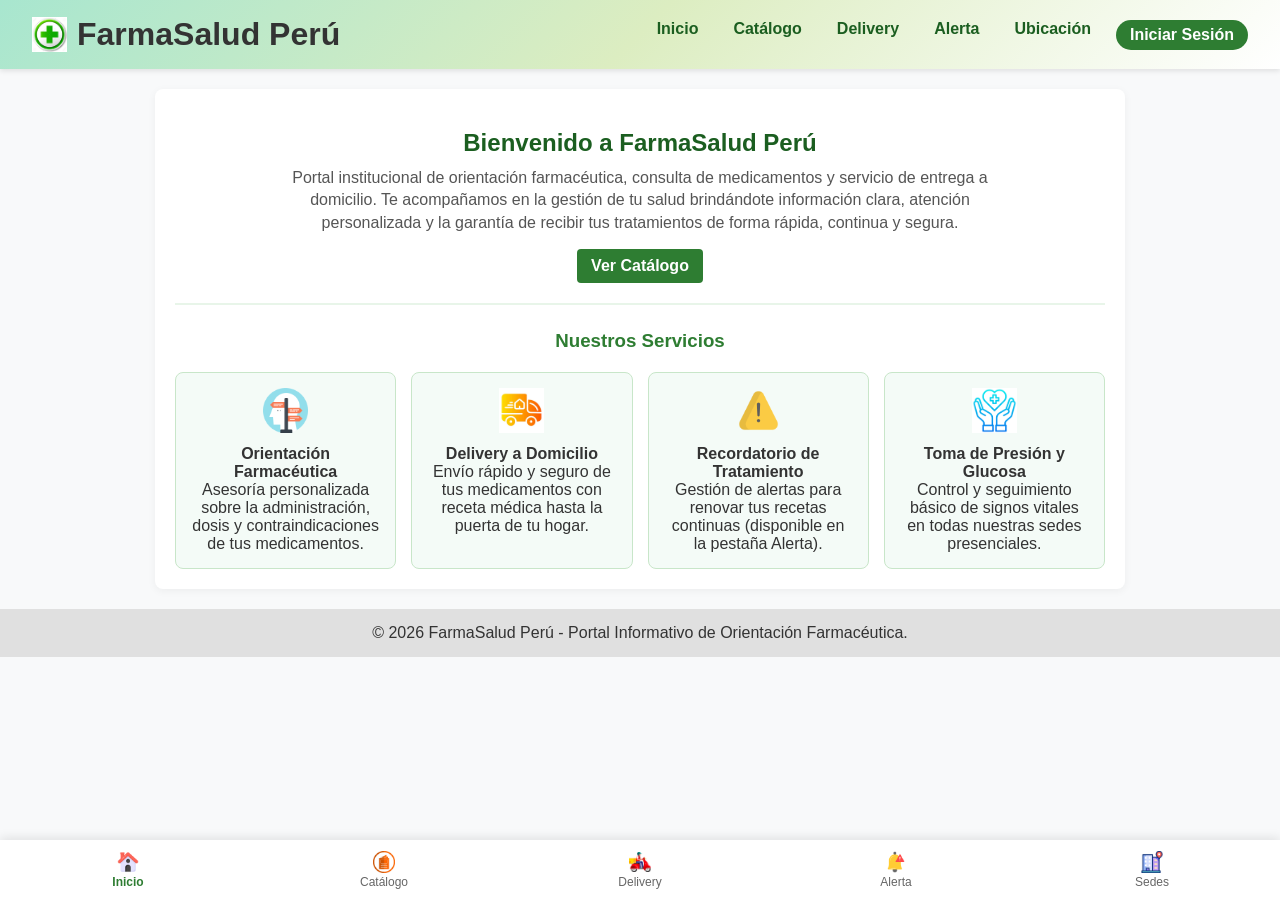
<file: index.html>
<!DOCTYPE html>
<html lang="es">
<head>
    <meta charset="UTF-8">
    <meta name="viewport" content="width=device-width, initial-scale=1.0">
    <title>FarmaSalud Perú - Portal Informativo</title>
    <link rel="stylesheet" href="css/index.css">
</head>
<body>

    <!-- ENCABEZADO -->
    <header>
        <div class="logo">
            <img src="img/cruz-logo.jpg" alt="Logo Cruz" class="cruz-img">
            <h1>FarmaSalud Perú</h1>
        </div>
        <nav>
            <ul>
                <li><a href="index.html">Inicio</a></li>
                <li><a href="catalogo.html">Catálogo</a></li>
                <li><a href="registro.html">Delivery</a></li>
                <li><a href="alerta.html">Alerta</a></li>
                <li><a href="ubicacion.html">Ubicación</a></li>
                <li>
                    <div id="auth-container">
                        <a href="login.html" class="btn-login-header">Iniciar Sesión</a>
                    </div>
                </li>
            </ul>
        </nav>
    </header>

    <main class="main-container">
        <section class="content-section">
            <div class="hero-banner">
                <h2>Bienvenido a FarmaSalud Perú</h2>
                <p>Portal institucional de orientación farmacéutica, consulta de medicamentos y servicio de entrega a domicilio. Te acompañamos en la gestión de tu salud brindándote información clara, atención personalizada y la garantía de recibir tus tratamientos de forma rápida, continua y segura.</p>
                <a href="catalogo.html" class="btn-primary">Ver Catálogo</a>
            </div>

            <div class="servicios-container">
                <h3>Nuestros Servicios</h3>
                <div class="grid-servicios">
                    <div class="servicio-card">
                        <img src="img/orientacion.png" alt="Orientación" class="servicio-icon-img">
                        <h4>Orientación Farmacéutica</h4>
                        <p>Asesoría personalizada sobre la administración, dosis y contraindicaciones de tus medicamentos.</p>
                    </div>
                    <div class="servicio-card">
                        <img src="img/delivery_domicilio.jpg" alt="Delivery" class="servicio-icon-img">
                        <h4>Delivery a Domicilio</h4>
                        <p>Envío rápido y seguro de tus medicamentos con receta médica hasta la puerta de tu hogar.</p>
                    </div>
                    <div class="servicio-card">
                        <img src="img/Alerta2.png" alt="Recordatorio" class="servicio-icon-img">
                        <h4>Recordatorio de Tratamiento</h4>
                        <p>Gestión de alertas para renovar tus recetas continuas (disponible en la pestaña Alerta).</p>
                    </div>
                    <div class="servicio-card">
                        <img src="img/salud.png" alt="Control de Salud" class="servicio-icon-img">
                        <h4>Toma de Presión y Glucosa</h4>
                        <p>Control y seguimiento básico de signos vitales en todas nuestras sedes presenciales.</p>
                    </div>
                </div>
            </div>
        </section>
    </main>

    <!-- BARRA DE NAVEGACIÓN INFERIOR FIJA -->
    <nav class="bottom-nav">
        <a href="index.html" class="nav-btn btn-inicio activo">
            <img src="img/inicio.png" alt="Inicio" class="nav-icon-img">
            <span>Inicio</span>
        </a>
        <a href="catalogo.html" class="nav-btn btn-catalogo">
            <img src="img/catalogo.jpg" alt="Catálogo" class="nav-icon-img">
            <span>Catálogo</span>
        </a>
        <a href="registro.html" class="nav-btn btn-delivery-tab">
            <img src="img/delivery.jpg" alt="Delivery" class="nav-icon-img">
            <span>Delivery</span>
        </a>
        <a href="alerta.html" class="nav-btn btn-recordatorio-tab">
            <img src="img/alerta.png" alt="Alerta" class="nav-icon-img">
            <span>Alerta</span>
        </a>
        <a href="ubicacion.html" class="nav-btn btn-ubicacion">
            <img src="img/sedes.png" alt="Sedes" class="nav-icon-img">
            <span>Sedes</span>
        </a>
    </nav>

    <footer>
        <p>&copy; 2026 FarmaSalud Perú - Portal Informativo de Orientación Farmacéutica.</p>
    </footer>

    <script type="module" src="js/auth/auth.js"></script>
</body>
</html>
</file>
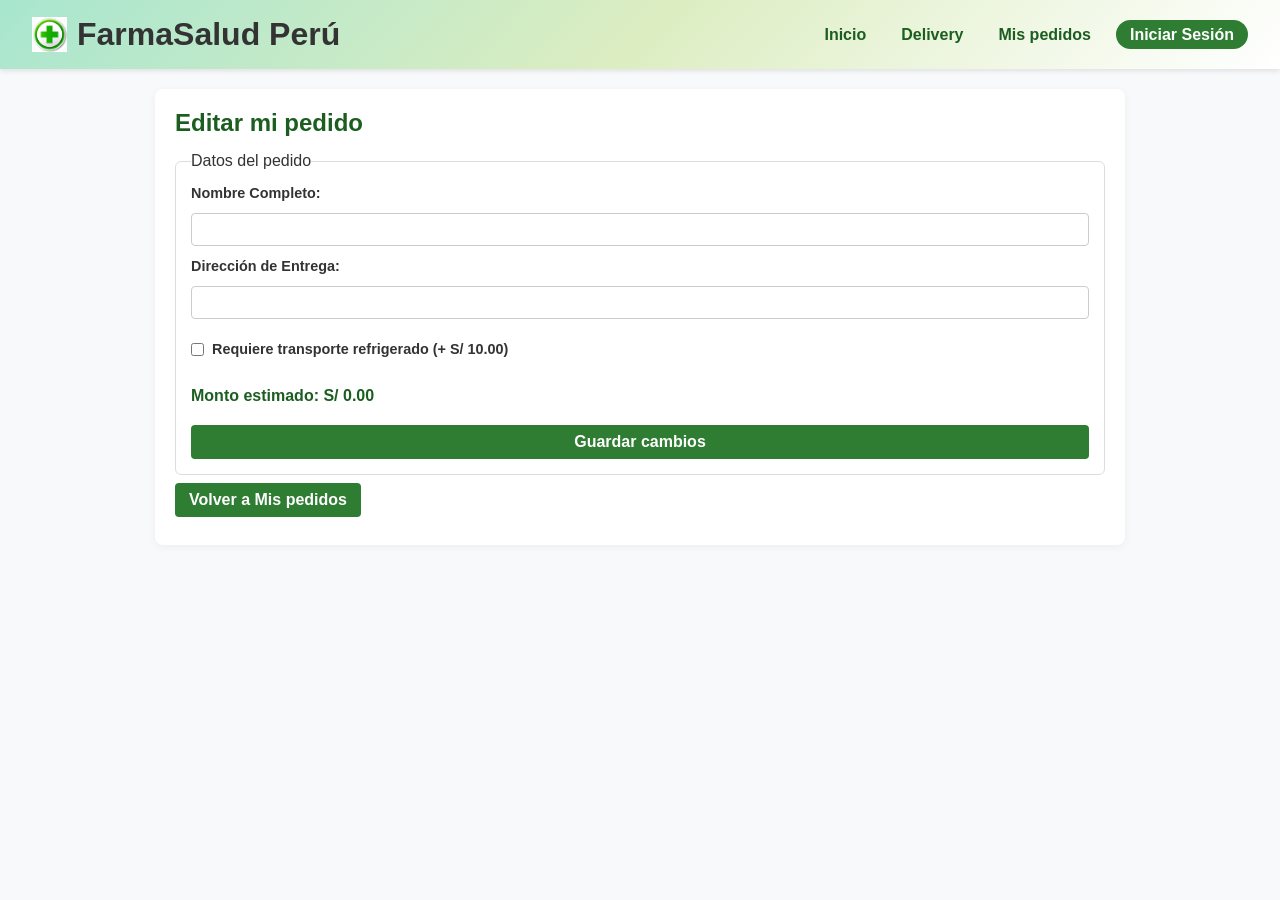
<file: actualizar.html>
<!DOCTYPE html>
<html lang="es">
<head>
    <meta charset="UTF-8">
    <meta name="viewport" content="width=device-width, initial-scale=1.0">
    <title>Editar pedido - FarmaSalud Perú</title>
    <link rel="stylesheet" href="css/actualizar.css">
</head>
<body>
    <input type="checkbox" id="check-confirmacion">
    <header>
        <div class="logo">
            <img src="img/cruz-logo.jpg" alt="Logo Cruz" class="cruz-img">
            <h1>FarmaSalud Perú</h1>
        </div>
        <nav>
            <ul>
                <li><a href="index.html">Inicio</a></li>
                <li><a href="registro.html">Delivery</a></li>
                <li><a href="consulta.html">Mis pedidos</a></li>
                <li><div id="auth-container"><a href="login.html" class="btn-login-header">Iniciar Sesión</a></div></li>
            </ul>
        </nav>
    </header>

    <main class="main-container">
        <section class="content-section">
            <h2>Editar mi pedido</h2>
            <p id="aviso-actualizar"></p>
            <form id="form-actualizar">
                <fieldset>
                    <legend>Datos del pedido <strong id="codigo-pedido"></strong></legend>
                    <label for="act-nombre">Nombre Completo:</label>
                    <input type="text" id="act-nombre" required>
                    <label for="act-direccion">Dirección de Entrega:</label>
                    <input type="text" id="act-direccion" required>
                    <label class="check-frio">
                        <input type="checkbox" id="act-frio" name="requiere_frio">
                        Requiere transporte refrigerado (+ S/ 10.00)
                    </label>
                    <p class="monto-estimado">Monto estimado: <output id="act-monto" aria-live="polite">S/ 0.00</output></p>
                    <button type="submit" id="btn-guardar" class="btn-delivery">Guardar cambios</button>
                </fieldset>
            </form>
            <div class="mensaje-confirmacion">✔ ¡Pedido actualizado correctamente!</div>
            <p><a href="consulta.html" class="btn-delivery">Volver a Mis pedidos</a></p>
        </section>
    </main>

    <script type="module" src="js/actualizar/actualizar.js"></script>
</body>
</html>
</file>
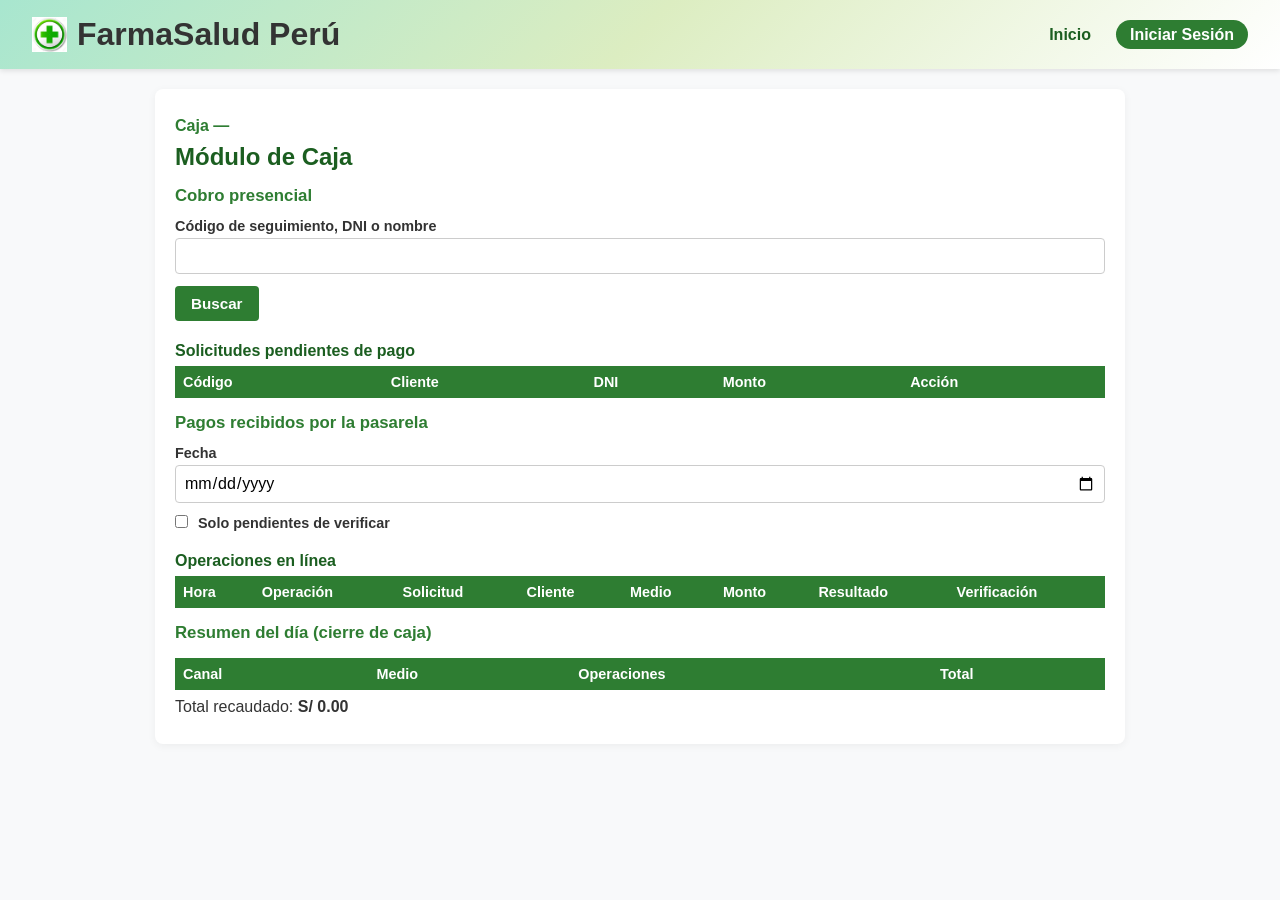
<file: caja.html>
<!DOCTYPE html>
<html lang="es">
<head>
    <meta charset="UTF-8">
    <meta name="viewport" content="width=device-width, initial-scale=1.0">
    <title>Caja - FarmaSalud Perú</title>
    <link rel="stylesheet" href="css/caja.css">
</head>
<body>
    <header>
        <div class="logo">
            <img src="img/cruz-logo.jpg" alt="Logo Cruz" class="cruz-img">
            <h1>FarmaSalud Perú</h1>
        </div>
        <nav>
            <ul>
                <li><a href="index.html">Inicio</a></li>
                <li><div id="auth-container"><a href="login.html" class="btn-login-header">Iniciar Sesión</a></div></li>
            </ul>
        </nav>
    </header>

    <main class="main-container">
        <section class="content-section">
            <p class="cajero-saludo">Caja — <span id="nombre-cajero"></span></p>
            <h2>Módulo de Caja</h2>
            <section aria-labelledby="t-cobro">
              <h3 id="t-cobro">Cobro presencial</h3>
              <form id="form-buscar" role="search">
                <label for="criterio">Código de seguimiento, DNI o nombre</label>
                <input id="criterio" name="criterio" type="search" autocomplete="off">
                <button type="submit">Buscar</button>
              </form>
              <table id="tabla-pendientes">
                <caption>Solicitudes pendientes de pago</caption>
                <thead>
                  <tr><th scope="col">Código</th><th scope="col">Cliente</th><th scope="col">DNI</th>
                      <th scope="col">Monto</th><th scope="col">Acción</th></tr>
                </thead>
                <tbody></tbody>
              </table>
            </section>
            <section aria-labelledby="t-linea">
              <h3 id="t-linea">Pagos recibidos por la pasarela</h3>
              <p id="aviso-nuevos" role="status" aria-live="polite"></p>
              <label for="fecha-caja">Fecha</label>
              <input id="fecha-caja" type="date">
              <label><input id="solo-por-verificar" type="checkbox"> Solo pendientes de verificar</label>
              <table id="tabla-en-linea">
                <caption>Operaciones en línea</caption>
                <thead>
                  <tr><th scope="col">Hora</th><th scope="col">Operación</th><th scope="col">Solicitud</th>
                      <th scope="col">Cliente</th><th scope="col">Medio</th><th scope="col">Monto</th>
                      <th scope="col">Resultado</th><th scope="col">Verificación</th></tr>
                </thead>
                <tbody></tbody>
              </table>
            </section>
            <section aria-labelledby="t-resumen">
              <h3 id="t-resumen">Resumen del día (cierre de caja)</h3>
              <table id="tabla-resumen">
                <thead>
                  <tr><th scope="col">Canal</th><th scope="col">Medio</th>
                      <th scope="col">Operaciones</th><th scope="col">Total</th></tr>
                </thead>
                <tbody></tbody>
              </table>
              <p>Total recaudado: <strong id="total-dia">S/ 0.00</strong></p>
            </section>
        </section>
    </main>

      <dialog id="dialogo-cobro" aria-labelledby="t-dialogo">
        <form id="form-cobro">
          <h2 id="t-dialogo">Registrar cobro</h2>
          <p>Solicitud <strong id="cobro-codigo"></strong> — Total <strong id="cobro-total"></strong></p>
          <label for="metodo-caja">Medio de pago</label>
          <select id="metodo-caja" name="metodo">
            <option value="efectivo">Efectivo</option>
            <option value="pos">Tarjeta en POS</option>
            <option value="andipay">Billetera AndiPay (QR)</option>
            <option value="pagomovil">Billetera PagoMóvil (QR)</option>
          </select>
          <div id="campo-recibido">
            <label for="monto-recibido">Monto recibido (S/)</label>
            <input id="monto-recibido" name="monto_recibido" type="number" min="0" step="0.01">
            <p>Vuelto: <output id="vuelto">S/ 0.00</output></p>
          </div>
          <div id="campo-referencia" hidden>
            <label for="referencia">N.° de voucher u operación</label>
            <input id="referencia" name="referencia" inputmode="numeric" maxlength="12">
          </div>
          <button type="submit">Confirmar cobro</button>
          <button type="button" id="cancelar-cobro">Cancelar</button>
        </form>
      </dialog>

    <script type="module" src="js/caja/caja.js"></script>
</body>
</html>
</file>
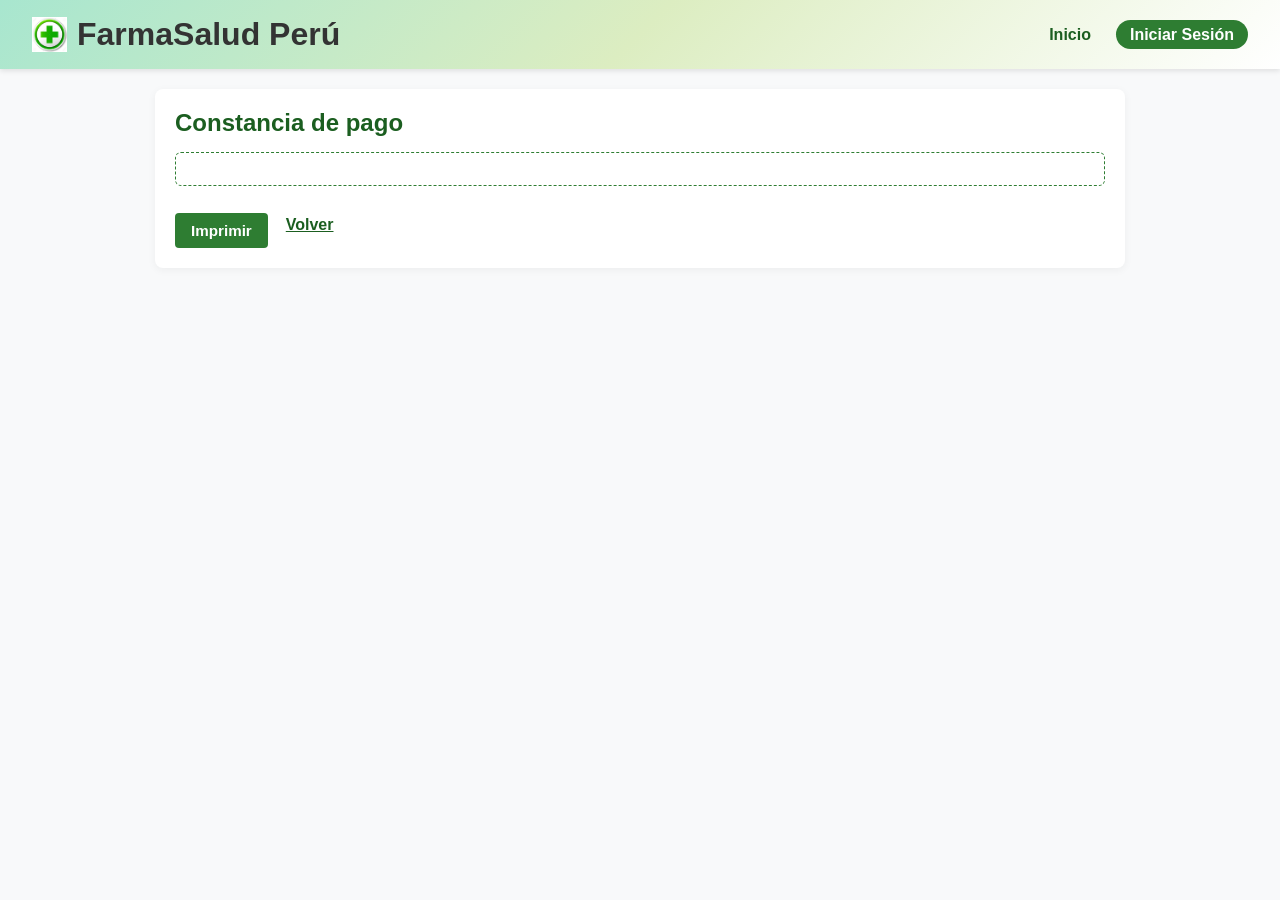
<file: comprobante.html>
<!DOCTYPE html>
<html lang="es">
<head>
    <meta charset="UTF-8">
    <meta name="viewport" content="width=device-width, initial-scale=1.0">
    <title>Comprobante - FarmaSalud Perú</title>
    <link rel="stylesheet" href="css/comprobante.css">
</head>
<body>
    <header>
        <div class="logo">
            <img src="img/cruz-logo.jpg" alt="Logo Cruz" class="cruz-img">
            <h1>FarmaSalud Perú</h1>
        </div>
        <nav>
            <ul>
                <li><a href="index.html">Inicio</a></li>
                <li><div id="auth-container"><a href="login.html" class="btn-login-header">Iniciar Sesión</a></div></li>
            </ul>
        </nav>
    </header>

    <main class="main-container">
        <section class="content-section">
        <h2>Constancia de pago</h2>
        <section id="comprobante" aria-live="polite"></section>
        <div class="acciones">
          <button type="button" id="imprimir">Imprimir</button>
          <a href="consulta.html">Volver</a>
        </div>
        </section>
    </main>

    <script type="module" src="js/comprobante/comprobante.js"></script>
</body>
</html>
</file>
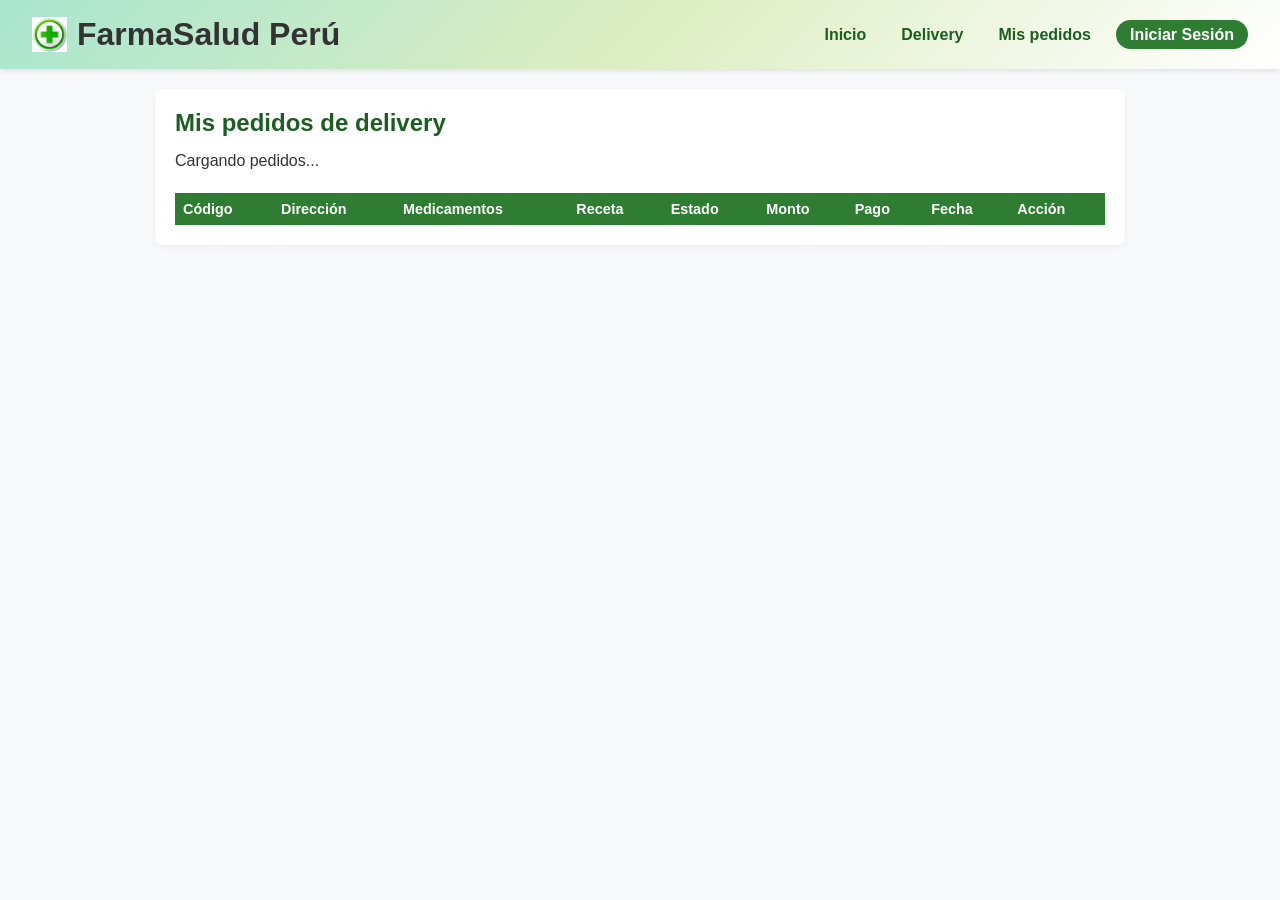
<file: consulta.html>
<!DOCTYPE html>
<html lang="es">
<head>
    <meta charset="UTF-8">
    <meta name="viewport" content="width=device-width, initial-scale=1.0">
    <title>Mis pedidos - FarmaSalud Perú</title>
    <link rel="stylesheet" href="css/consulta.css">
</head>
<body>

    <header>
        <div class="logo">
            <img src="img/cruz-logo.jpg" alt="Logo Cruz" class="cruz-img">
            <h1>FarmaSalud Perú</h1>
        </div>
        <nav>
            <ul>
                <li><a href="index.html">Inicio</a></li>
                <li><a href="registro.html">Delivery</a></li>
                <li><a href="consulta.html">Mis pedidos</a></li>
                <li><div id="auth-container"><a href="login.html" class="btn-login-header">Iniciar Sesión</a></div></li>
            </ul>
        </nav>
    </header>

    <main class="main-container">
        <section class="content-section">
            <h2>Mis pedidos de delivery</h2>
            <p id="estado-consulta">Cargando pedidos...</p>
            <div class="tabla-wrap">
                <table>
                    <thead>
                        <tr><th>Código</th><th>Dirección</th><th>Medicamentos</th><th>Receta</th><th>Estado</th><th>Monto</th><th>Pago</th><th>Fecha</th><th>Acción</th></tr>
                    </thead>
                    <tbody id="tabla-pedidos"></tbody>
                </table>
            </div>
        </section>
    </main>

    <script type="module" src="js/consulta/consulta.js"></script>
</body>
</html>
</file>
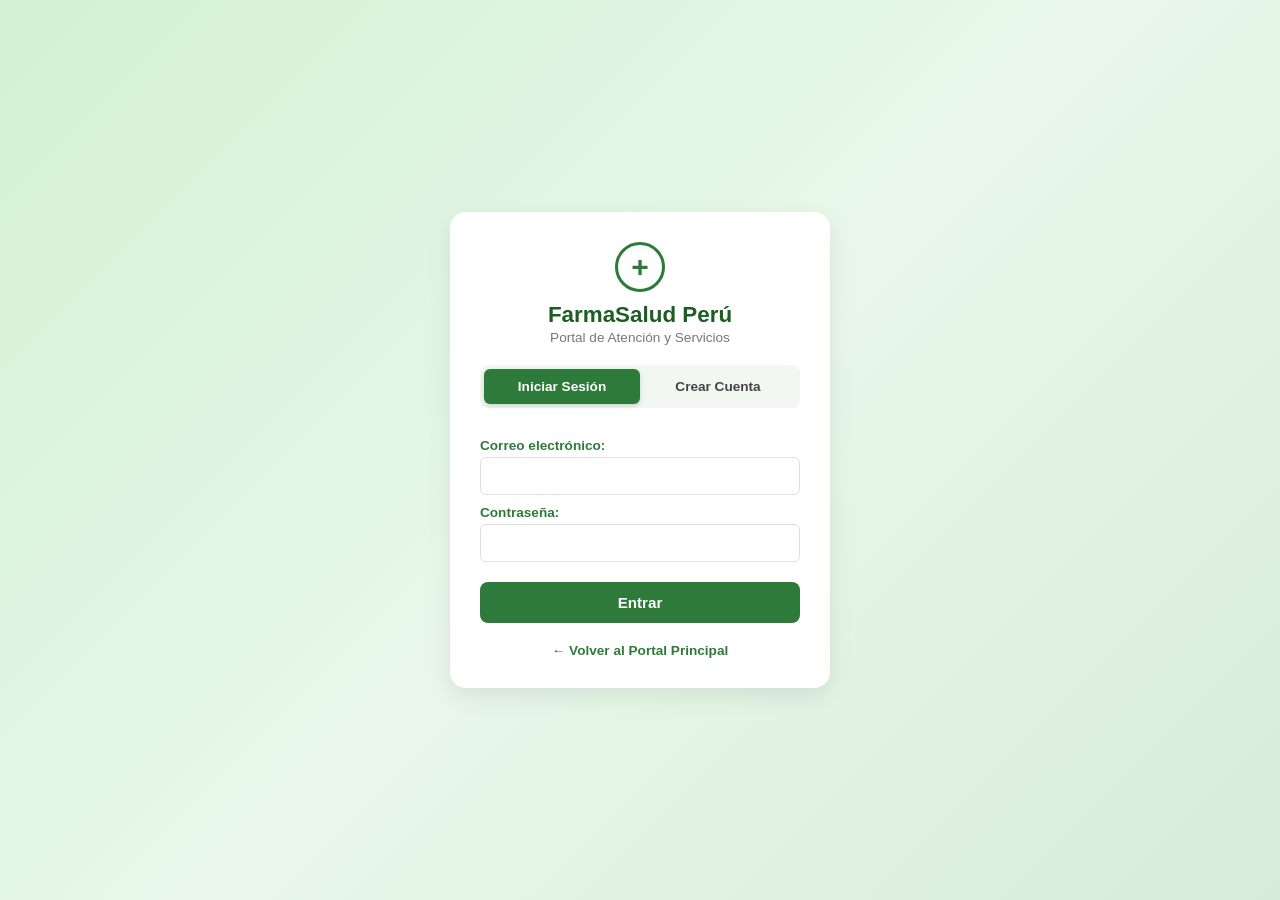
<file: login.html>
<!DOCTYPE html>
<html lang="es">
<head>
    <meta charset="UTF-8">
    <meta name="viewport" content="width=device-width, initial-scale=1.0">
    <title>Acceso - FarmaSalud Perú</title>
    <link rel="stylesheet" href="css/login.css">
</head>
<body>

    <div class="login-card">
        <!-- Logo con la cruz verde -->
        <div class="logo-container">
            <div class="logo-icon">+</div>
        </div>

        <h2>FarmaSalud Perú</h2>
        <p class="subtitle">Portal de Atención y Servicios</p>

        <!-- Pestañas -->
        <div class="tabs">
            <button id="tab-login" class="activo">Iniciar Sesión</button>
            <button id="tab-registro">Crear Cuenta</button>
        </div>

        <!-- FORMULARIO 1: INICIAR SESIÓN -->
        <form id="form-login" class="activo">
            <label for="correo-login">Correo electrónico:</label>
            <input type="email" id="correo-login" required>

            <label for="contrasena-login">Contraseña:</label>
            <input type="password" id="contrasena-login" required>

            <button type="submit" class="btn-submit">Entrar</button>
        </form>

        <!-- FORMULARIO 2: CREAR CUENTA -->
        <form id="form-registro">
            <label for="nombre">Nombre completo:</label>
            <input type="text" id="nombre" required>

            <label for="correo">Correo electrónico:</label>
            <input type="email" id="correo" required>

            <label for="contrasena">Contraseña:</label>
            <input type="password" id="contrasena" required>

            <button type="submit" class="btn-submit">Registrarse</button>
        </form>

        <!-- Enlace al portal -->
        <a href="index.html" class="volver-link">&larr; Volver al Portal Principal</a>
    </div>

    <script type="module" src="js/auth/login.js"></script>
</body>
</html>
</file>
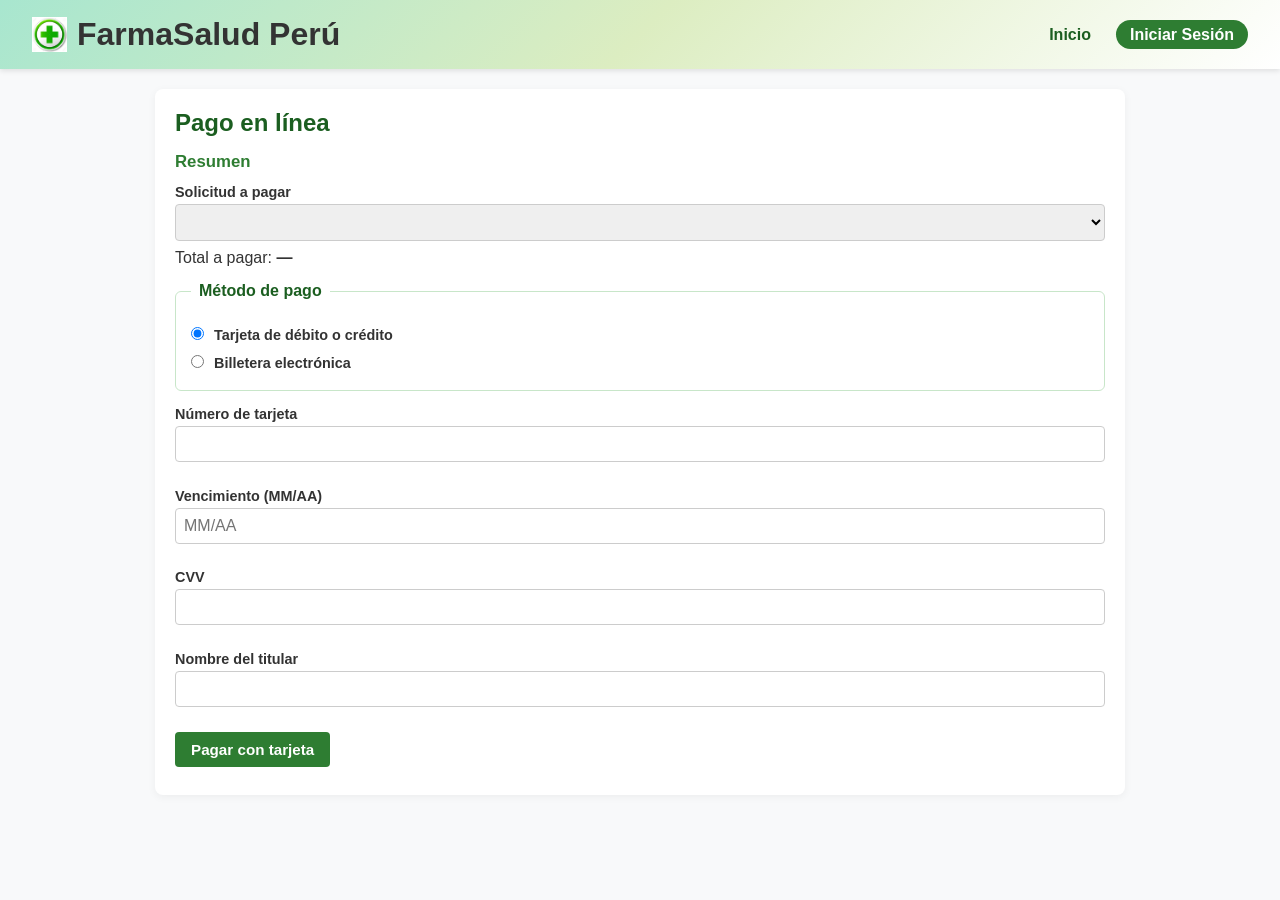
<file: pago.html>
<!DOCTYPE html>
<html lang="es">
<head>
    <meta charset="UTF-8">
    <meta name="viewport" content="width=device-width, initial-scale=1.0">
    <title>Pagar pedido - FarmaSalud Perú</title>
    <link rel="stylesheet" href="css/pago.css">
</head>
<body>
    <header>
        <div class="logo">
            <img src="img/cruz-logo.jpg" alt="Logo Cruz" class="cruz-img">
            <h1>FarmaSalud Perú</h1>
        </div>
        <nav>
            <ul>
                <li><a href="index.html">Inicio</a></li>
                <li><div id="auth-container"><a href="login.html" class="btn-login-header">Iniciar Sesión</a></div></li>
            </ul>
        </nav>
    </header>

    <main class="main-container">
        <section class="content-section">
            <h2>Pago en línea</h2>
            <section aria-labelledby="t-resumen">
              <h3 id="t-resumen">Resumen</h3>
              <label for="registro">Solicitud a pagar</label>
              <select id="registro" name="registro"></select>
              <p>Total a pagar: <strong id="resumen-monto">—</strong></p>
            </section>
            <fieldset>
              <legend>Método de pago</legend>
              <label><input type="radio" name="metodo" value="tarjeta" checked> Tarjeta de débito o crédito</label>
              <label><input type="radio" name="metodo" value="billetera"> Billetera electrónica</label>
            </fieldset>
            <form id="form-tarjeta" novalidate>
              <label for="numero">Número de tarjeta</label>
              <input id="numero" name="numero" inputmode="numeric" autocomplete="cc-number" maxlength="23"
                     required aria-describedby="marca-detectada error-numero">
              <span id="marca-detectada"></span>
              <span id="error-numero" class="error"></span>
              <label for="vencimiento">Vencimiento (MM/AA)</label>
              <input id="vencimiento" name="vencimiento" inputmode="numeric" autocomplete="cc-exp" maxlength="5"
                     placeholder="MM/AA" required aria-describedby="error-vencimiento">
              <span id="error-vencimiento" class="error"></span>
              <label for="cvv">CVV</label>
              <input id="cvv" name="cvv" type="password" inputmode="numeric" autocomplete="cc-csc" maxlength="4"
                     required aria-describedby="error-cvv">
              <span id="error-cvv" class="error"></span>
              <label for="titular">Nombre del titular</label>
              <input id="titular" name="titular" autocomplete="cc-name" required aria-describedby="error-titular">
              <span id="error-titular" class="error"></span>
              <button type="submit">Pagar con tarjeta</button>
            </form>
            <form id="form-billetera" novalidate hidden>
              <label for="proveedor">Billetera</label>
              <select id="proveedor" name="proveedor">
                <option value="andipay">AndiPay</option>
                <option value="pagomovil">PagoMóvil</option>
              </select>
              <label for="celular">Celular afiliado</label>
              <input id="celular" name="celular" inputmode="numeric" autocomplete="tel-national" maxlength="9"
                     required aria-describedby="error-celular">
              <span id="error-celular" class="error"></span>
              <label for="codigo">Código de aprobación (6 dígitos que muestra tu billetera)</label>
              <input id="codigo" name="codigo" inputmode="numeric" autocomplete="one-time-code" maxlength="6"
                     required aria-describedby="error-codigo">
              <span id="error-codigo" class="error"></span>
              <button type="submit">Pagar con billetera</button>
            </form>
            <p id="mensaje-pago" role="status" aria-live="polite"></p>
        </section>
    </main>

    <script type="module" src="js/pago/pago.js"></script>
</body>
</html>
</file>
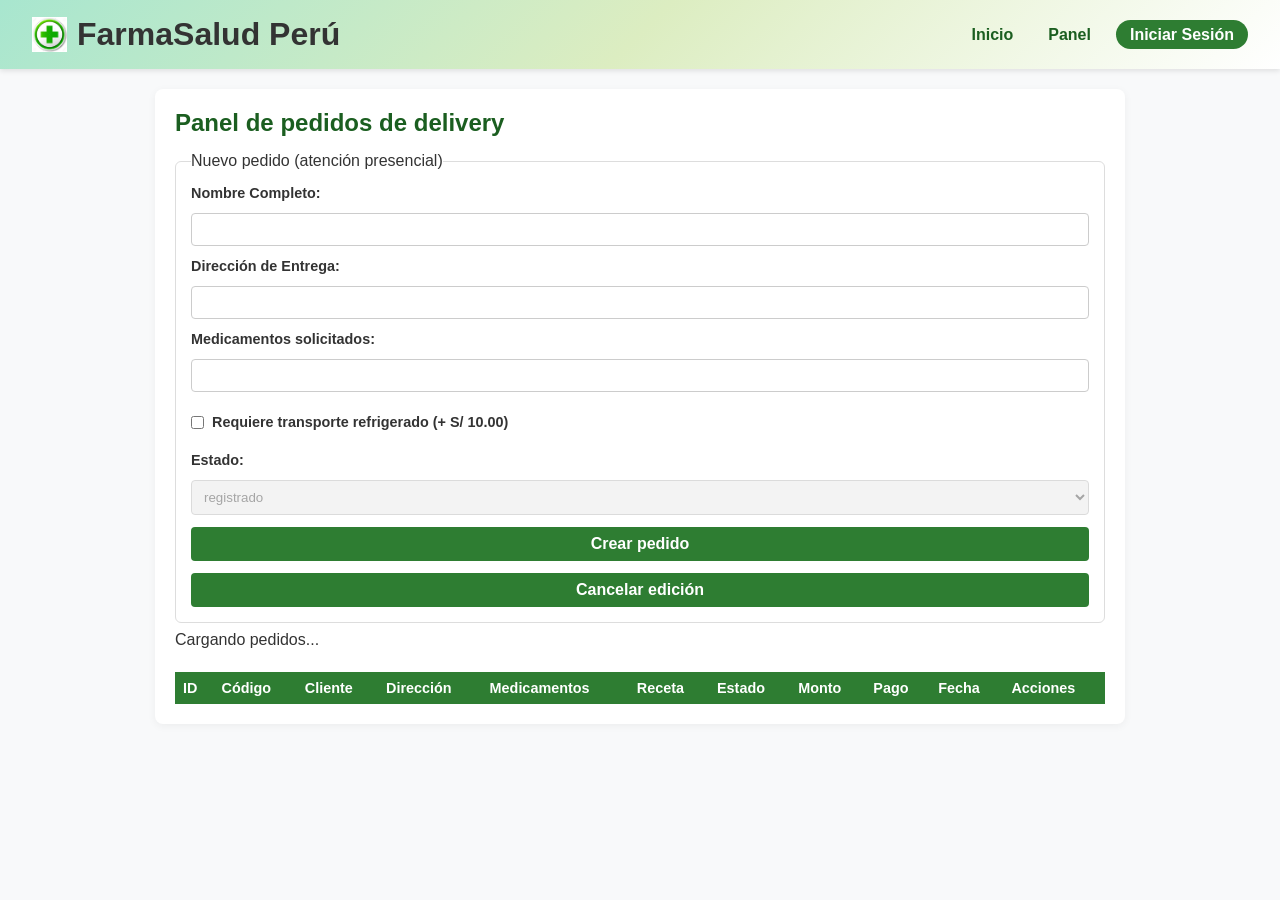
<file: panel.html>
<!DOCTYPE html>
<html lang="es">
<head>
    <meta charset="UTF-8">
    <meta name="viewport" content="width=device-width, initial-scale=1.0">
    <title>Panel - FarmaSalud Perú</title>
    <link rel="stylesheet" href="css/panel.css">
</head>
<body>
    <input type="checkbox" id="check-confirmacion">
    <header>
        <div class="logo">
            <img src="img/cruz-logo.jpg" alt="Logo Cruz" class="cruz-img">
            <h1>FarmaSalud Perú</h1>
        </div>
        <nav>
            <ul>
                <li><a href="index.html">Inicio</a></li>
                <li><a href="panel.html">Panel</a></li>
                <li><div id="auth-container"><a href="login.html" class="btn-login-header">Iniciar Sesión</a></div></li>
            </ul>
        </nav>
    </header>

    <main class="main-container">
        <section class="content-section">
            <h2>Panel de pedidos de delivery</h2>
            <div id="info-turno"></div>
            <form id="form-panel">
                <fieldset>
                    <legend id="titulo-form">Nuevo pedido (atención presencial)</legend>
                    <label for="pan-nombre">Nombre Completo:</label>
                    <input type="text" id="pan-nombre" required>
                    <label for="pan-direccion">Dirección de Entrega:</label>
                    <input type="text" id="pan-direccion" required>
                    <label for="pan-medicamentos">Medicamentos solicitados:</label>
                    <input type="text" id="pan-medicamentos" required>
                    <label class="check-frio">
                        <input type="checkbox" id="pan-frio">
                        Requiere transporte refrigerado (+ S/ 10.00)
                    </label>
                    <label for="pan-estado">Estado:</label>
                    <select id="pan-estado" class="select-input" disabled>
                        <option value="registrado">registrado</option>
                        <option value="atendido">atendido</option>
                        <option value="rechazado">rechazado</option>
                    </select>
                    <button type="submit" id="btn-panel" class="btn-delivery">Crear pedido</button>
                    <button type="button" id="btn-cancelar" class="btn-delivery" hidden>Cancelar edición</button>
                </fieldset>
            </form>
            <div class="mensaje-confirmacion">✔ <span id="texto-confirmacion"></span></div>
            <p id="aviso-panel">Cargando pedidos...</p>
            <div class="tabla-wrap">
                <table>
                    <thead>
                        <tr><th>ID</th><th>Código</th><th>Cliente</th><th>Dirección</th><th>Medicamentos</th><th>Receta</th><th>Estado</th><th>Monto</th><th>Pago</th><th>Fecha</th><th>Acciones</th></tr>
                    </thead>
                    <tbody id="tabla-panel"></tbody>
                </table>
            </div>
        </section>
    </main>

    <script type="module" src="js/panel/panel.js"></script>
</body>
</html>
</file>
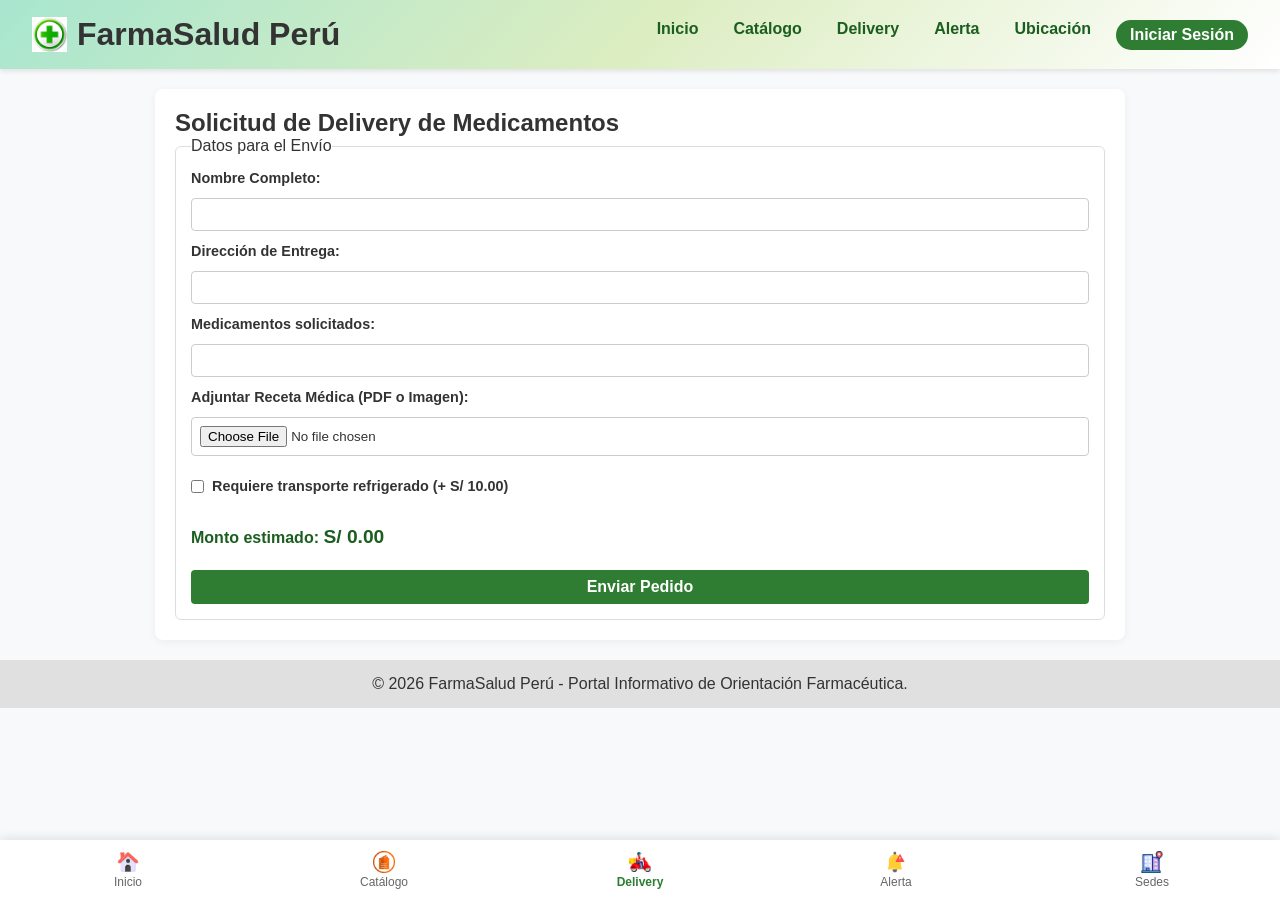
<file: registro.html>
<!DOCTYPE html>
<html lang="es">
<head>
    <meta charset="UTF-8">
    <meta name="viewport" content="width=device-width, initial-scale=1.0">
    <title>FarmaSalud Perú - Delivery</title>
    <link rel="stylesheet" href="css/registro.css">
</head>
<body>
    <!-- Confirmación visual (checkbox invisible) -->
    <input type="checkbox" id="check-confirmacion">

    <!-- ENCABEZADO -->
    <header>
        <div class="logo">
            <img src="img/cruz-logo.jpg" alt="Logo Cruz" class="cruz-img">
            <h1>FarmaSalud Perú</h1>
        </div>
        <nav>
            <ul>
                <li><a href="index.html">Inicio</a></li>
                <li><a href="catalogo.html">Catálogo</a></li>
                <li><a href="registro.html">Delivery</a></li>
                <li><a href="alerta.html">Alerta</a></li>
                <li><a href="ubicacion.html">Ubicación</a></li>
                <li>
                    <div id="auth-container">
                        <a href="login.html" class="btn-login-header">Iniciar Sesión</a>
                    </div>
                </li>
            </ul>
        </nav>
    </header>

    <main class="main-container">
        <section class="content-section">
            <h2>Solicitud de Delivery de Medicamentos</h2>
            <form id="form-delivery">
                <fieldset>
                    <legend>Datos para el Envío</legend>

                    <label for="del-nombre">Nombre Completo:</label>
                    <input type="text" id="del-nombre" required placeholder=" ">

                    <label for="del-direccion">Dirección de Entrega:</label>
                    <input type="text" id="del-direccion" required placeholder=" ">

                    <label for="del-medicamentos">Medicamentos solicitados:</label>
                    <input type="text" id="del-medicamentos" required placeholder=" ">

                    <label for="del-receta">Adjuntar Receta Médica (PDF o Imagen):</label>
                    <input type="file" id="del-receta" accept=" ">

                    <label class="check-frio">
                        <input type="checkbox" id="del-frio" name="requiere_frio">
                        Requiere transporte refrigerado (+ S/ 10.00)
                    </label>

                    <p class="monto-estimado">Monto estimado: <output id="monto-estimado" for="form-delivery" aria-live="polite">S/ 0.00</output></p>

                    <button type="submit" id="btn-enviar-delivery" class="btn-delivery btn-enviar-delivery">Enviar Pedido</button>
                </fieldset>
            </form>

            <div class="mensaje-confirmacion">
                ✔ ¡Pedido de delivery registrado con éxito! Tu solicitud está siendo procesada.
                Código de seguimiento: <strong id="codigo-seguimiento"></strong>
            </div>
        </section>
    </main>

    <!-- BARRA DE NAVEGACIÓN INFERIOR FIJA -->
    <nav class="bottom-nav">
        <a href="index.html" class="nav-btn btn-inicio">
            <img src="img/inicio.png" alt="Inicio" class="nav-icon-img">
            <span>Inicio</span>
        </a>
        <a href="catalogo.html" class="nav-btn btn-catalogo">
            <img src="img/catalogo.jpg" alt="Catálogo" class="nav-icon-img">
            <span>Catálogo</span>
        </a>
        <a href="registro.html" class="nav-btn btn-delivery-tab activo">
            <img src="img/delivery.jpg" alt="Delivery" class="nav-icon-img">
            <span>Delivery</span>
        </a>
        <a href="alerta.html" class="nav-btn btn-recordatorio-tab">
            <img src="img/alerta.png" alt="Alerta" class="nav-icon-img">
            <span>Alerta</span>
        </a>
        <a href="ubicacion.html" class="nav-btn btn-ubicacion">
            <img src="img/sedes.png" alt="Sedes" class="nav-icon-img">
            <span>Sedes</span>
        </a>
    </nav>

    <footer>
        <p>&copy; 2026 FarmaSalud Perú - Portal Informativo de Orientación Farmacéutica.</p>
    </footer>

    <script type="module" src="js/registro/registro.js"></script>
</body>
</html>
</file>
<file: css/index.css>
/* --- RESET BÁSICO --- */
* { margin: 0; padding: 0; box-sizing: border-box; font-family: Arial, Helvetica, sans-serif; }
body { background-color: #f8f9fa; color: #333; padding-bottom: 70px; }
input[type="radio"], #check-confirmacion, #check-recordatorio { display: none; }

/* --- ENCABEZADO Y DEGRADADO --- */
header { background: linear-gradient(135deg, #a8e6cf 0%, #dcedc1 50%, #ffffff 100%); padding: 1rem 2rem; display: flex; justify-content: space-between; align-items: center; box-shadow: 0 2px 5px rgba(0,0,0,0.1); }
.logo { display: flex; align-items: center; gap: 10px; }
.cruz-img { width: 35px; height: 35px; object-fit: contain; }

/* --- MENÚ SUPERIOR --- */
nav ul { display: flex; list-style: none; gap: 15px; }
nav ul a { cursor: pointer; color: #1b5e20; font-weight: bold; text-decoration: none; padding: 6px 10px; border-radius: 4px; transition: color 0.3s ease, background-color 0.3s ease; }
nav ul a:hover { color: #fff; background-color: #2e7d32; }
nav ul li a.btn-login-header { display: inline-block; text-decoration: none; background-color: #2e7d32; color: #ffffff !important; font-weight: bold; padding: 6px 14px; border-radius: 20px; transition: background-color 0.3s ease, transform 0.2s ease; }
nav ul li a.btn-login-header:hover { background-color: #1b5e20; transform: scale(1.04); }

/* --- CONTENEDORES --- */
.main-container { max-width: 1000px; margin: 20px auto; padding: 0 15px; }
.content-section { background: #fff; padding: 20px; border-radius: 8px; box-shadow: 0 2px 8px rgba(0,0,0,0.05); animation: fadeInUp 0.4s ease; }

/* --- BARRA NAVEGACIÓN INFERIOR FIJA --- */
.bottom-nav { position: fixed; bottom: 0; left: 0; width: 100%; height: 60px; background-color: #ffffff; display: flex; justify-content: space-around; align-items: center; box-shadow: 0 -2px 10px rgba(0, 0, 0, 0.1); z-index: 1000; }
.nav-btn { background: none; color: #666; text-decoration: none; display: flex; flex-direction: column; align-items: center; justify-content: center; font-size: 0.75rem; cursor: pointer; width: 100%; height: 100%; transition: color 0.3s; }
.nav-icon-img { width: 22px; height: 22px; object-fit: contain; margin-bottom: 2px; }
.nav-btn:hover { color: #2e7d32; }
.nav-btn.activo { color: #2e7d32; font-weight: bold; }

@keyframes fadeInUp { from { opacity: 0; transform: translateY(15px); } to { opacity: 1; transform: translateY(0); } }

footer { text-align: center; padding: 15px; background-color: #e0e0e0; margin-top: 20px; }

/* --- SECCIÓN INICIO --- */
.hero-banner { text-align: center; padding: 20px 10px; margin-bottom: 25px; border-bottom: 2px solid #e8f5e9; }
.hero-banner h2 { color: #1b5e20; margin-bottom: 10px; }
.hero-banner p { color: #555; max-width: 700px; margin: 0 auto 15px auto; line-height: 1.4; }
.servicios-container h3 { text-align: center; color: #2e7d32; margin-bottom: 20px; }
.grid-servicios { display: grid; grid-template-columns: repeat(auto-fit, minmax(200px, 1fr)); gap: 15px; }
.servicio-card { background: #f4fbf7; border: 1px solid #c8e6c9; border-radius: 8px; padding: 15px; text-align: center; }
.servicio-icon-img { width: 45px; height: 45px; object-fit: contain; margin-bottom: 8px; }
.btn-primary { display: inline-block; background-color: #2e7d32; color: white; padding: 8px 14px; text-decoration: none; border-radius: 4px; border: none; cursor: pointer; font-weight: bold; text-align: center; transition: background-color 0.4s ease, transform 0.2s ease; }
.btn-primary:hover { background-color: #1b5e20; transform: scale(1.02); }
/* ===== Animación suave en imágenes ===== */
@keyframes latidoCruz { 0%, 100% { transform: scale(1); } 50% { transform: scale(1.12); } }
@keyframes flotarIcono { 0%, 100% { transform: translateY(0); } 50% { transform: translateY(-5px); } }
@keyframes rebotarIcono { 0%, 100% { transform: translateY(0); } 40% { transform: translateY(-8px); } 70% { transform: translateY(-3px); } }

.cruz-img { animation: latidoCruz 2.5s ease-in-out infinite; }
.servicio-icon-img { animation: flotarIcono 3s ease-in-out infinite; }
.servicio-card:nth-child(2) .servicio-icon-img { animation-delay: 0.4s; }
.servicio-card:nth-child(3) .servicio-icon-img { animation-delay: 0.8s; }
.servicio-card:nth-child(4) .servicio-icon-img { animation-delay: 1.2s; }
.card-img { transition: transform 0.4s ease; }
.card:hover .card-img { transform: scale(1.1); }
.nav-btn:hover .nav-icon-img { animation: rebotarIcono 0.5s ease; }
.nav-btn.activo .nav-icon-img { animation: rebotarIcono 0.7s ease 0.3s; }
@media (prefers-reduced-motion: reduce) {
    .cruz-img, .servicio-icon-img, .nav-icon-img, .card-img { animation: none !important; transition: none !important; }
}
</file>
<file: css/actualizar.css>
* { margin: 0; padding: 0; box-sizing: border-box; font-family: Arial, Helvetica, sans-serif; }
body { background-color: #f8f9fa; color: #333; }
input[type="checkbox"] { display: none; }
header { background: linear-gradient(135deg, #a8e6cf 0%, #dcedc1 50%, #ffffff 100%); padding: 1rem 2rem; display: flex; justify-content: space-between; align-items: center; box-shadow: 0 2px 5px rgba(0,0,0,0.1); }
.logo { display: flex; align-items: center; gap: 10px; }
.cruz-img { width: 35px; height: 35px; object-fit: contain; }
nav ul { display: flex; list-style: none; gap: 15px; align-items: center; }
nav ul a { color: #1b5e20; font-weight: bold; text-decoration: none; padding: 6px 10px; border-radius: 4px; transition: color 0.3s ease, background-color 0.3s ease; }
nav ul a:hover { color: #fff; background-color: #2e7d32; }
nav ul li a.btn-login-header { background-color: #2e7d32; color: #ffffff !important; padding: 6px 14px; border-radius: 20px; }
.main-container { max-width: 1000px; margin: 20px auto; padding: 0 15px; }
.content-section { background: #fff; padding: 20px; border-radius: 8px; box-shadow: 0 2px 8px rgba(0,0,0,0.05); animation: fadeInUp 0.4s ease; }
.content-section h2 { color: #1b5e20; margin-bottom: 15px; }
.content-section p { margin: 8px 0; }
.btn-delivery { display: inline-block; background-color: #2e7d32; color: white; padding: 8px 14px; text-decoration: none; border-radius: 4px; border: none; cursor: pointer; font-weight: bold; font-size: 1rem; text-align: center; transition: background-color 0.4s ease, transform 0.2s ease; }
.btn-delivery:hover { background-color: #1b5e20; transform: scale(1.02); }
.mensaje-confirmacion { display: none; margin-top: 15px; padding: 12px; background-color: #d4edda; color: #155724; border: 1px solid #c3e6cb; border-radius: 4px; }
#check-confirmacion:checked ~ .main-container .mensaje-confirmacion { display: block; animation: animarConfirmacion 0.5s ease-out; }
@keyframes animarConfirmacion { 0% { opacity: 0; transform: scale(0.8) translateY(-10px); } 100% { opacity: 1; transform: scale(1) translateY(0); } }
@keyframes fadeInUp { from { opacity: 0; transform: translateY(15px); } to { opacity: 1; transform: translateY(0); } }
form fieldset { border: 1px solid #ddd; padding: 15px; border-radius: 6px; display: flex; flex-direction: column; gap: 12px; }
form label { font-weight: bold; font-size: 0.9rem; }
form input[type="text"], .select-input { padding: 8px; border: 1px solid #ccc; border-radius: 4px; }

/* ===== Animación suave en imágenes ===== */
@keyframes latidoCruz { 0%, 100% { transform: scale(1); } 50% { transform: scale(1.12); } }
@keyframes flotarIcono { 0%, 100% { transform: translateY(0); } 50% { transform: translateY(-5px); } }
@keyframes rebotarIcono { 0%, 100% { transform: translateY(0); } 40% { transform: translateY(-8px); } 70% { transform: translateY(-3px); } }

.cruz-img { animation: latidoCruz 2.5s ease-in-out infinite; }
.servicio-icon-img { animation: flotarIcono 3s ease-in-out infinite; }
.servicio-card:nth-child(2) .servicio-icon-img { animation-delay: 0.4s; }
.servicio-card:nth-child(3) .servicio-icon-img { animation-delay: 0.8s; }
.servicio-card:nth-child(4) .servicio-icon-img { animation-delay: 1.2s; }
.card-img { transition: transform 0.4s ease; }
.card:hover .card-img { transform: scale(1.1); }
.nav-btn:hover .nav-icon-img { animation: rebotarIcono 0.5s ease; }
.nav-btn.activo .nav-icon-img { animation: rebotarIcono 0.7s ease 0.3s; }
@media (prefers-reduced-motion: reduce) {
    .cruz-img, .servicio-icon-img, .nav-icon-img, .card-img { animation: none !important; transition: none !important; }
}
.check-frio { display: flex; align-items: center; gap: 8px; margin: 10px 0; }
.check-frio input[type="checkbox"] { display: inline-block; width: auto; }
.monto-estimado { font-weight: bold; color: #1b5e20; margin: 10px 0; }
</file>
<file: css/caja.css>
* { margin: 0; padding: 0; box-sizing: border-box; font-family: Arial, Helvetica, sans-serif; }
body { background-color: #f8f9fa; color: #333; }
header { background: linear-gradient(135deg, #a8e6cf 0%, #dcedc1 50%, #ffffff 100%); padding: 1rem 2rem; display: flex; justify-content: space-between; align-items: center; box-shadow: 0 2px 5px rgba(0,0,0,0.1); }
.logo { display: flex; align-items: center; gap: 10px; }
.cruz-img { width: 35px; height: 35px; object-fit: contain; }
nav ul { display: flex; list-style: none; gap: 15px; align-items: center; }
nav ul a { color: #1b5e20; font-weight: bold; text-decoration: none; padding: 6px 10px; border-radius: 4px; transition: color 0.3s ease, background-color 0.3s ease; }
nav ul a:hover { color: #fff; background-color: #2e7d32; }
nav ul li a.btn-login-header { background-color: #2e7d32; color: #ffffff !important; padding: 6px 14px; border-radius: 20px; }
.main-container { max-width: 1000px; margin: 20px auto; padding: 0 15px; }
.content-section { background: #fff; padding: 20px; border-radius: 8px; box-shadow: 0 2px 8px rgba(0,0,0,0.05); animation: fadeInUp 0.4s ease; }
.content-section h2 { color: #1b5e20; margin-bottom: 15px; }
.content-section p { margin: 8px 0; }
.btn-delivery { display: inline-block; background-color: #2e7d32; color: white; padding: 8px 14px; text-decoration: none; border-radius: 4px; border: none; cursor: pointer; font-weight: bold; font-size: 1rem; text-align: center; transition: background-color 0.4s ease, transform 0.2s ease; }
.btn-delivery:hover { background-color: #1b5e20; transform: scale(1.02); }
@keyframes fadeInUp { from { opacity: 0; transform: translateY(15px); } to { opacity: 1; transform: translateY(0); } }
.tabla-wrap { overflow-x: auto; }
table { width: 100%; border-collapse: collapse; margin-top: 15px; }
th { background-color: #2e7d32; color: #fff; text-align: left; padding: 8px; font-size: 0.9rem; }
td { padding: 8px; border-bottom: 1px solid #e0e0e0; font-size: 0.9rem; }
/* ===== Animación suave en imágenes ===== */
@keyframes latidoCruz { 0%, 100% { transform: scale(1); } 50% { transform: scale(1.12); } }
@keyframes flotarIcono { 0%, 100% { transform: translateY(0); } 50% { transform: translateY(-5px); } }
@keyframes rebotarIcono { 0%, 100% { transform: translateY(0); } 40% { transform: translateY(-8px); } 70% { transform: translateY(-3px); } }
.cruz-img { animation: latidoCruz 2.5s ease-in-out infinite; }
.servicio-icon-img { animation: flotarIcono 3s ease-in-out infinite; }
.servicio-card:nth-child(2) .servicio-icon-img { animation-delay: 0.4s; }
.servicio-card:nth-child(3) .servicio-icon-img { animation-delay: 0.8s; }
.servicio-card:nth-child(4) .servicio-icon-img { animation-delay: 1.2s; }
.card-img { transition: transform 0.4s ease; }
.card:hover .card-img { transform: scale(1.1); }
.nav-btn:hover .nav-icon-img { animation: rebotarIcono 0.5s ease; }
.nav-btn.activo .nav-icon-img { animation: rebotarIcono 0.7s ease 0.3s; }
@media (prefers-reduced-motion: reduce) {
    .cruz-img, .servicio-icon-img, .nav-icon-img, .card-img { animation: none !important; transition: none !important; }
}

/* ===== Formularios de pago y caja ===== */
fieldset { border: 1px solid #c8e6c9; border-radius: 6px; padding: 15px; margin: 15px 0; }
legend { padding: 0 8px; color: #1b5e20; font-weight: bold; }
label { display: block; font-weight: bold; font-size: 0.9rem; margin: 12px 0 4px; }
label input[type="radio"], label input[type="checkbox"] { width: auto; margin-right: 6px; display: inline-block; }
input, select { width: 100%; padding: 8px; border: 1px solid #ccc; border-radius: 4px; font-size: 1rem; transition: border-color 0.3s ease, box-shadow 0.3s ease; }
input:focus, select:focus { outline: none; border-color: #2e7d32; box-shadow: 0 0 0 3px rgba(46, 125, 50, 0.25); }
input[aria-invalid="true"] { border-color: #c62828; }
.error { display: block; color: #c62828; font-size: 0.85rem; min-height: 1em; }
#marca-detectada { font-size: 0.85rem; font-weight: bold; color: #2e7d32; }
button { background-color: #2e7d32; color: #fff; border: none; border-radius: 4px; padding: 9px 16px; margin-top: 12px; margin-right: 6px; font-weight: bold; cursor: pointer; font-size: 0.95rem; transition: background-color 0.3s ease, transform 0.2s ease; }
button:hover { background-color: #1b5e20; transform: scale(1.02); }
button:disabled { background-color: #9e9e9e; cursor: not-allowed; transform: none; }
td button { margin: 0; padding: 5px 10px; font-size: 0.85rem; }
.mensaje { margin-top: 15px; padding: 12px; border-radius: 4px; }
.mensaje:empty { display: none; }
.mensaje--exito { background-color: #d4edda; color: #155724; border: 1px solid #c3e6cb; }
.mensaje--error { background-color: #f8d7da; color: #721c24; border: 1px solid #f5c6cb; }
.mensaje--info { background-color: #e3f2fd; color: #0d47a1; border: 1px solid #bbdefb; }
[hidden] { display: none !important; }
h3 { color: #2e7d32; margin: 15px 0 8px; font-size: 1.05rem; }
caption { text-align: left; font-weight: bold; color: #1b5e20; padding: 6px 0; }
.cajero-saludo { font-weight: bold; color: #2e7d32; }

/* ===== Diálogo de cobro ===== */
dialog { border: none; border-radius: 8px; padding: 20px; width: min(420px, 92vw); box-shadow: 0 8px 30px rgba(0, 0, 0, 0.3); margin: auto; }
dialog::backdrop { background: rgba(0, 0, 0, 0.45); }
dialog h2 { color: #1b5e20; margin-bottom: 10px; }
dialog[open] { animation: fadeInUp 0.3s ease; }

@media (prefers-reduced-motion: reduce) {
    *, *::before, *::after { animation-duration: 0.01ms !important; transition-duration: 0.01ms !important; }
}
</file>
<file: css/comprobante.css>
* { margin: 0; padding: 0; box-sizing: border-box; font-family: Arial, Helvetica, sans-serif; }
body { background-color: #f8f9fa; color: #333; }
header { background: linear-gradient(135deg, #a8e6cf 0%, #dcedc1 50%, #ffffff 100%); padding: 1rem 2rem; display: flex; justify-content: space-between; align-items: center; box-shadow: 0 2px 5px rgba(0,0,0,0.1); }
.logo { display: flex; align-items: center; gap: 10px; }
.cruz-img { width: 35px; height: 35px; object-fit: contain; }
nav ul { display: flex; list-style: none; gap: 15px; align-items: center; }
nav ul a { color: #1b5e20; font-weight: bold; text-decoration: none; padding: 6px 10px; border-radius: 4px; transition: color 0.3s ease, background-color 0.3s ease; }
nav ul a:hover { color: #fff; background-color: #2e7d32; }
nav ul li a.btn-login-header { background-color: #2e7d32; color: #ffffff !important; padding: 6px 14px; border-radius: 20px; }
.main-container { max-width: 1000px; margin: 20px auto; padding: 0 15px; }
.content-section { background: #fff; padding: 20px; border-radius: 8px; box-shadow: 0 2px 8px rgba(0,0,0,0.05); animation: fadeInUp 0.4s ease; }
.content-section h2 { color: #1b5e20; margin-bottom: 15px; }
.content-section p { margin: 8px 0; }
.btn-delivery { display: inline-block; background-color: #2e7d32; color: white; padding: 8px 14px; text-decoration: none; border-radius: 4px; border: none; cursor: pointer; font-weight: bold; font-size: 1rem; text-align: center; transition: background-color 0.4s ease, transform 0.2s ease; }
.btn-delivery:hover { background-color: #1b5e20; transform: scale(1.02); }
@keyframes fadeInUp { from { opacity: 0; transform: translateY(15px); } to { opacity: 1; transform: translateY(0); } }
.tabla-wrap { overflow-x: auto; }
table { width: 100%; border-collapse: collapse; margin-top: 15px; }
th { background-color: #2e7d32; color: #fff; text-align: left; padding: 8px; font-size: 0.9rem; }
td { padding: 8px; border-bottom: 1px solid #e0e0e0; font-size: 0.9rem; }
/* ===== Animación suave en imágenes ===== */
@keyframes latidoCruz { 0%, 100% { transform: scale(1); } 50% { transform: scale(1.12); } }
@keyframes flotarIcono { 0%, 100% { transform: translateY(0); } 50% { transform: translateY(-5px); } }
@keyframes rebotarIcono { 0%, 100% { transform: translateY(0); } 40% { transform: translateY(-8px); } 70% { transform: translateY(-3px); } }
.cruz-img { animation: latidoCruz 2.5s ease-in-out infinite; }
.servicio-icon-img { animation: flotarIcono 3s ease-in-out infinite; }
.servicio-card:nth-child(2) .servicio-icon-img { animation-delay: 0.4s; }
.servicio-card:nth-child(3) .servicio-icon-img { animation-delay: 0.8s; }
.servicio-card:nth-child(4) .servicio-icon-img { animation-delay: 1.2s; }
.card-img { transition: transform 0.4s ease; }
.card:hover .card-img { transform: scale(1.1); }
.nav-btn:hover .nav-icon-img { animation: rebotarIcono 0.5s ease; }
.nav-btn.activo .nav-icon-img { animation: rebotarIcono 0.7s ease 0.3s; }
@media (prefers-reduced-motion: reduce) {
    .cruz-img, .servicio-icon-img, .nav-icon-img, .card-img { animation: none !important; transition: none !important; }
}

/* ===== Formularios de pago y caja ===== */
fieldset { border: 1px solid #c8e6c9; border-radius: 6px; padding: 15px; margin: 15px 0; }
legend { padding: 0 8px; color: #1b5e20; font-weight: bold; }
label { display: block; font-weight: bold; font-size: 0.9rem; margin: 12px 0 4px; }
label input[type="radio"], label input[type="checkbox"] { width: auto; margin-right: 6px; display: inline-block; }
input, select { width: 100%; padding: 8px; border: 1px solid #ccc; border-radius: 4px; font-size: 1rem; transition: border-color 0.3s ease, box-shadow 0.3s ease; }
input:focus, select:focus { outline: none; border-color: #2e7d32; box-shadow: 0 0 0 3px rgba(46, 125, 50, 0.25); }
input[aria-invalid="true"] { border-color: #c62828; }
.error { display: block; color: #c62828; font-size: 0.85rem; min-height: 1em; }
#marca-detectada { font-size: 0.85rem; font-weight: bold; color: #2e7d32; }
button { background-color: #2e7d32; color: #fff; border: none; border-radius: 4px; padding: 9px 16px; margin-top: 12px; margin-right: 6px; font-weight: bold; cursor: pointer; font-size: 0.95rem; transition: background-color 0.3s ease, transform 0.2s ease; }
button:hover { background-color: #1b5e20; transform: scale(1.02); }
button:disabled { background-color: #9e9e9e; cursor: not-allowed; transform: none; }
td button { margin: 0; padding: 5px 10px; font-size: 0.85rem; }
.mensaje { margin-top: 15px; padding: 12px; border-radius: 4px; }
.mensaje:empty { display: none; }
.mensaje--exito { background-color: #d4edda; color: #155724; border: 1px solid #c3e6cb; }
.mensaje--error { background-color: #f8d7da; color: #721c24; border: 1px solid #f5c6cb; }
.mensaje--info { background-color: #e3f2fd; color: #0d47a1; border: 1px solid #bbdefb; }
[hidden] { display: none !important; }
h3 { color: #2e7d32; margin: 15px 0 8px; font-size: 1.05rem; }
caption { text-align: left; font-weight: bold; color: #1b5e20; padding: 6px 0; }
.cajero-saludo { font-weight: bold; color: #2e7d32; }

/* ===== Constancia de pago ===== */
#comprobante { border: 1px dashed #2e7d32; border-radius: 6px; padding: 16px; margin: 15px 0; }
#comprobante dl { display: grid; grid-template-columns: max-content 1fr; gap: 8px 20px; }
#comprobante dt { font-weight: bold; color: #1b5e20; }
#comprobante dd { margin: 0; }
.acciones { display: flex; align-items: center; gap: 12px; }
.acciones a { color: #1b5e20; font-weight: bold; }
@media print {
    header, nav, .acciones { display: none; }
    body { background: #fff; color: #000; }
    #comprobante { border: 1px solid #000; padding: 1rem; }
}

@media (prefers-reduced-motion: reduce) {
    *, *::before, *::after { animation-duration: 0.01ms !important; transition-duration: 0.01ms !important; }
}
</file>
<file: css/consulta.css>
* { margin: 0; padding: 0; box-sizing: border-box; font-family: Arial, Helvetica, sans-serif; }
body { background-color: #f8f9fa; color: #333; }
input[type="checkbox"] { display: none; }
header { background: linear-gradient(135deg, #a8e6cf 0%, #dcedc1 50%, #ffffff 100%); padding: 1rem 2rem; display: flex; justify-content: space-between; align-items: center; box-shadow: 0 2px 5px rgba(0,0,0,0.1); }
.logo { display: flex; align-items: center; gap: 10px; }
.cruz-img { width: 35px; height: 35px; object-fit: contain; }
nav ul { display: flex; list-style: none; gap: 15px; align-items: center; }
nav ul a { color: #1b5e20; font-weight: bold; text-decoration: none; padding: 6px 10px; border-radius: 4px; transition: color 0.3s ease, background-color 0.3s ease; }
nav ul a:hover { color: #fff; background-color: #2e7d32; }
nav ul li a.btn-login-header { background-color: #2e7d32; color: #ffffff !important; padding: 6px 14px; border-radius: 20px; }
.main-container { max-width: 1000px; margin: 20px auto; padding: 0 15px; }
.content-section { background: #fff; padding: 20px; border-radius: 8px; box-shadow: 0 2px 8px rgba(0,0,0,0.05); animation: fadeInUp 0.4s ease; }
.content-section h2 { color: #1b5e20; margin-bottom: 15px; }
.content-section p { margin: 8px 0; }
.btn-delivery { display: inline-block; background-color: #2e7d32; color: white; padding: 8px 14px; text-decoration: none; border-radius: 4px; border: none; cursor: pointer; font-weight: bold; font-size: 1rem; text-align: center; transition: background-color 0.4s ease, transform 0.2s ease; }
.btn-delivery:hover { background-color: #1b5e20; transform: scale(1.02); }
.mensaje-confirmacion { display: none; margin-top: 15px; padding: 12px; background-color: #d4edda; color: #155724; border: 1px solid #c3e6cb; border-radius: 4px; }
#check-confirmacion:checked ~ .main-container .mensaje-confirmacion { display: block; animation: animarConfirmacion 0.5s ease-out; }
@keyframes animarConfirmacion { 0% { opacity: 0; transform: scale(0.8) translateY(-10px); } 100% { opacity: 1; transform: scale(1) translateY(0); } }
@keyframes fadeInUp { from { opacity: 0; transform: translateY(15px); } to { opacity: 1; transform: translateY(0); } }
.tabla-wrap { overflow-x: auto; }
table { width: 100%; border-collapse: collapse; margin-top: 15px; }
th { background-color: #2e7d32; color: #fff; text-align: left; padding: 8px; font-size: 0.9rem; }
td { padding: 8px; border-bottom: 1px solid #e0e0e0; font-size: 0.9rem; }

/* ===== Animación suave en imágenes ===== */
@keyframes latidoCruz { 0%, 100% { transform: scale(1); } 50% { transform: scale(1.12); } }
@keyframes flotarIcono { 0%, 100% { transform: translateY(0); } 50% { transform: translateY(-5px); } }
@keyframes rebotarIcono { 0%, 100% { transform: translateY(0); } 40% { transform: translateY(-8px); } 70% { transform: translateY(-3px); } }

.cruz-img { animation: latidoCruz 2.5s ease-in-out infinite; }
.servicio-icon-img { animation: flotarIcono 3s ease-in-out infinite; }
.servicio-card:nth-child(2) .servicio-icon-img { animation-delay: 0.4s; }
.servicio-card:nth-child(3) .servicio-icon-img { animation-delay: 0.8s; }
.servicio-card:nth-child(4) .servicio-icon-img { animation-delay: 1.2s; }
.card-img { transition: transform 0.4s ease; }
.card:hover .card-img { transform: scale(1.1); }
.nav-btn:hover .nav-icon-img { animation: rebotarIcono 0.5s ease; }
.nav-btn.activo .nav-icon-img { animation: rebotarIcono 0.7s ease 0.3s; }
@media (prefers-reduced-motion: reduce) {
    .cruz-img, .servicio-icon-img, .nav-icon-img, .card-img { animation: none !important; transition: none !important; }
}
</file>
<file: css/login.css>
/* login.css */
body {
    font-family: 'Segoe UI', Arial, sans-serif;
    background: linear-gradient(135deg, #d2f1d4 0%, #e8f7e9 50%, #d8ebd9 100%);
    display: flex;
    justify-content: center;
    align-items: center;
    min-height: 100vh;
    margin: 0;
}

/* Tarjeta contenedora blanca */
.login-card {
    background-color: #ffffff;
    padding: 30px;
    border-radius: 16px;
    box-shadow: 0 8px 24px rgba(0, 0, 0, 0.08);
    width: 100%;
    max-width: 380px;
    text-align: center;
    box-sizing: border-box;
}

/* Logo de Cruz Verde */
.logo-container {
    display: flex;
    justify-content: center;
    margin-bottom: 10px;
}

.logo-icon {
    width: 44px;
    height: 44px;
    border: 3px solid #2d7a3a;
    color: #2d7a3a;
    font-size: 30px;
    font-weight: bold;
    border-radius: 50%;
    display: flex;
    align-items: center;
    justify-content: center;
    line-height: 0;
}

.login-card h2 {
    color: #1b5e20;
    margin: 5px 0 2px 0;
    font-size: 1.4rem;
}

.subtitle {
    color: #777777;
    font-size: 0.85rem;
    margin: 0 0 20px 0;
}

/* Pestañas (Switch) */
.tabs {
    display: flex;
    background-color: #f2f7f2;
    border-radius: 8px;
    padding: 4px;
    margin-bottom: 20px;
}

.tabs button {
    flex: 1;
    padding: 10px;
    border: none;
    background: transparent;
    color: #444444;
    font-weight: bold;
    font-size: 0.85rem;
    border-radius: 6px;
    cursor: pointer;
    transition: all 0.2s;
}

.tabs button.activo {
    background-color: #2d7a3a;
    color: #ffffff;
    box-shadow: 0 2px 5px rgba(0,0,0,0.15);
}

/* Manejo de visibilidad de Formularios */
form {
    display: none;
    text-align: left;
    flex-direction: column;
}

form.activo {
    display: flex;
}

/* Labels e Inputs */
label {
    font-size: 0.85rem;
    font-weight: bold;
    color: #2d7a3a;
    margin-top: 10px;
    margin-bottom: 4px;
}

input {
    width: 100%;
    padding: 10px;
    border: 1px solid #e0e0e0;
    border-radius: 6px;
    box-sizing: border-box;
    font-size: 0.9rem;
}

input:focus {
    border-color: #2d7a3a;
    outline: none;
}

/* Botón Entrar / Registrarse */
.btn-submit {
    background-color: #2d7a3a;
    color: white;
    border: none;
    padding: 12px;
    border-radius: 8px;
    font-size: 0.95rem;
    font-weight: bold;
    cursor: pointer;
    margin-top: 20px;
    width: 100%;
}

.btn-submit:hover {
    background-color: #23612e;
}

/* Enlace regresar */
.volver-link {
    display: block;
    margin-top: 20px;
    color: #2d7a3a;
    font-size: 0.85rem;
    font-weight: bold;
    text-decoration: none;
}

.volver-link:hover {
    text-decoration: underline;
}
</file>
<file: css/pago.css>
* { margin: 0; padding: 0; box-sizing: border-box; font-family: Arial, Helvetica, sans-serif; }
body { background-color: #f8f9fa; color: #333; }
header { background: linear-gradient(135deg, #a8e6cf 0%, #dcedc1 50%, #ffffff 100%); padding: 1rem 2rem; display: flex; justify-content: space-between; align-items: center; box-shadow: 0 2px 5px rgba(0,0,0,0.1); }
.logo { display: flex; align-items: center; gap: 10px; }
.cruz-img { width: 35px; height: 35px; object-fit: contain; }
nav ul { display: flex; list-style: none; gap: 15px; align-items: center; }
nav ul a { color: #1b5e20; font-weight: bold; text-decoration: none; padding: 6px 10px; border-radius: 4px; transition: color 0.3s ease, background-color 0.3s ease; }
nav ul a:hover { color: #fff; background-color: #2e7d32; }
nav ul li a.btn-login-header { background-color: #2e7d32; color: #ffffff !important; padding: 6px 14px; border-radius: 20px; }
.main-container { max-width: 1000px; margin: 20px auto; padding: 0 15px; }
.content-section { background: #fff; padding: 20px; border-radius: 8px; box-shadow: 0 2px 8px rgba(0,0,0,0.05); animation: fadeInUp 0.4s ease; }
.content-section h2 { color: #1b5e20; margin-bottom: 15px; }
.content-section p { margin: 8px 0; }
.btn-delivery { display: inline-block; background-color: #2e7d32; color: white; padding: 8px 14px; text-decoration: none; border-radius: 4px; border: none; cursor: pointer; font-weight: bold; font-size: 1rem; text-align: center; transition: background-color 0.4s ease, transform 0.2s ease; }
.btn-delivery:hover { background-color: #1b5e20; transform: scale(1.02); }
@keyframes fadeInUp { from { opacity: 0; transform: translateY(15px); } to { opacity: 1; transform: translateY(0); } }
.tabla-wrap { overflow-x: auto; }
table { width: 100%; border-collapse: collapse; margin-top: 15px; }
th { background-color: #2e7d32; color: #fff; text-align: left; padding: 8px; font-size: 0.9rem; }
td { padding: 8px; border-bottom: 1px solid #e0e0e0; font-size: 0.9rem; }
/* ===== Animación suave en imágenes ===== */
@keyframes latidoCruz { 0%, 100% { transform: scale(1); } 50% { transform: scale(1.12); } }
@keyframes flotarIcono { 0%, 100% { transform: translateY(0); } 50% { transform: translateY(-5px); } }
@keyframes rebotarIcono { 0%, 100% { transform: translateY(0); } 40% { transform: translateY(-8px); } 70% { transform: translateY(-3px); } }
.cruz-img { animation: latidoCruz 2.5s ease-in-out infinite; }
.servicio-icon-img { animation: flotarIcono 3s ease-in-out infinite; }
.servicio-card:nth-child(2) .servicio-icon-img { animation-delay: 0.4s; }
.servicio-card:nth-child(3) .servicio-icon-img { animation-delay: 0.8s; }
.servicio-card:nth-child(4) .servicio-icon-img { animation-delay: 1.2s; }
.card-img { transition: transform 0.4s ease; }
.card:hover .card-img { transform: scale(1.1); }
.nav-btn:hover .nav-icon-img { animation: rebotarIcono 0.5s ease; }
.nav-btn.activo .nav-icon-img { animation: rebotarIcono 0.7s ease 0.3s; }
@media (prefers-reduced-motion: reduce) {
    .cruz-img, .servicio-icon-img, .nav-icon-img, .card-img { animation: none !important; transition: none !important; }
}

/* ===== Formularios de pago y caja ===== */
fieldset { border: 1px solid #c8e6c9; border-radius: 6px; padding: 15px; margin: 15px 0; }
legend { padding: 0 8px; color: #1b5e20; font-weight: bold; }
label { display: block; font-weight: bold; font-size: 0.9rem; margin: 12px 0 4px; }
label input[type="radio"], label input[type="checkbox"] { width: auto; margin-right: 6px; display: inline-block; }
input, select { width: 100%; padding: 8px; border: 1px solid #ccc; border-radius: 4px; font-size: 1rem; transition: border-color 0.3s ease, box-shadow 0.3s ease; }
input:focus, select:focus { outline: none; border-color: #2e7d32; box-shadow: 0 0 0 3px rgba(46, 125, 50, 0.25); }
input[aria-invalid="true"] { border-color: #c62828; }
.error { display: block; color: #c62828; font-size: 0.85rem; min-height: 1em; }
#marca-detectada { font-size: 0.85rem; font-weight: bold; color: #2e7d32; }
button { background-color: #2e7d32; color: #fff; border: none; border-radius: 4px; padding: 9px 16px; margin-top: 12px; margin-right: 6px; font-weight: bold; cursor: pointer; font-size: 0.95rem; transition: background-color 0.3s ease, transform 0.2s ease; }
button:hover { background-color: #1b5e20; transform: scale(1.02); }
button:disabled { background-color: #9e9e9e; cursor: not-allowed; transform: none; }
td button { margin: 0; padding: 5px 10px; font-size: 0.85rem; }
.mensaje { margin-top: 15px; padding: 12px; border-radius: 4px; }
.mensaje:empty { display: none; }
.mensaje--exito { background-color: #d4edda; color: #155724; border: 1px solid #c3e6cb; }
.mensaje--error { background-color: #f8d7da; color: #721c24; border: 1px solid #f5c6cb; }
.mensaje--info { background-color: #e3f2fd; color: #0d47a1; border: 1px solid #bbdefb; }
[hidden] { display: none !important; }
h3 { color: #2e7d32; margin: 15px 0 8px; font-size: 1.05rem; }
caption { text-align: left; font-weight: bold; color: #1b5e20; padding: 6px 0; }
.cajero-saludo { font-weight: bold; color: #2e7d32; }

@media (prefers-reduced-motion: reduce) {
    *, *::before, *::after { animation-duration: 0.01ms !important; transition-duration: 0.01ms !important; }
}
</file>
<file: css/panel.css>
* { margin: 0; padding: 0; box-sizing: border-box; font-family: Arial, Helvetica, sans-serif; }
body { background-color: #f8f9fa; color: #333; }
input[type="checkbox"] { display: none; }
header { background: linear-gradient(135deg, #a8e6cf 0%, #dcedc1 50%, #ffffff 100%); padding: 1rem 2rem; display: flex; justify-content: space-between; align-items: center; box-shadow: 0 2px 5px rgba(0,0,0,0.1); }
.logo { display: flex; align-items: center; gap: 10px; }
.cruz-img { width: 35px; height: 35px; object-fit: contain; }
nav ul { display: flex; list-style: none; gap: 15px; align-items: center; }
nav ul a { color: #1b5e20; font-weight: bold; text-decoration: none; padding: 6px 10px; border-radius: 4px; transition: color 0.3s ease, background-color 0.3s ease; }
nav ul a:hover { color: #fff; background-color: #2e7d32; }
nav ul li a.btn-login-header { background-color: #2e7d32; color: #ffffff !important; padding: 6px 14px; border-radius: 20px; }
.main-container { max-width: 1000px; margin: 20px auto; padding: 0 15px; }
.content-section { background: #fff; padding: 20px; border-radius: 8px; box-shadow: 0 2px 8px rgba(0,0,0,0.05); animation: fadeInUp 0.4s ease; }
.content-section h2 { color: #1b5e20; margin-bottom: 15px; }
.content-section p { margin: 8px 0; }
.btn-delivery { display: inline-block; background-color: #2e7d32; color: white; padding: 8px 14px; text-decoration: none; border-radius: 4px; border: none; cursor: pointer; font-weight: bold; font-size: 1rem; text-align: center; transition: background-color 0.4s ease, transform 0.2s ease; }
.btn-delivery:hover { background-color: #1b5e20; transform: scale(1.02); }
.mensaje-confirmacion { display: none; margin-top: 15px; padding: 12px; background-color: #d4edda; color: #155724; border: 1px solid #c3e6cb; border-radius: 4px; }
#check-confirmacion:checked ~ .main-container .mensaje-confirmacion { display: block; animation: animarConfirmacion 0.5s ease-out; }
@keyframes animarConfirmacion { 0% { opacity: 0; transform: scale(0.8) translateY(-10px); } 100% { opacity: 1; transform: scale(1) translateY(0); } }
@keyframes fadeInUp { from { opacity: 0; transform: translateY(15px); } to { opacity: 1; transform: translateY(0); } }
.tabla-wrap { overflow-x: auto; }
table { width: 100%; border-collapse: collapse; margin-top: 15px; }
th { background-color: #2e7d32; color: #fff; text-align: left; padding: 8px; font-size: 0.9rem; }
td { padding: 8px; border-bottom: 1px solid #e0e0e0; font-size: 0.9rem; }
form fieldset { border: 1px solid #ddd; padding: 15px; border-radius: 6px; display: flex; flex-direction: column; gap: 12px; }
form label { font-weight: bold; font-size: 0.9rem; }
form input[type="text"], .select-input { padding: 8px; border: 1px solid #ccc; border-radius: 4px; }
td .btn-delivery { padding: 4px 10px; font-size: 0.85rem; }
.btn-eliminar { background-color: #c62828; }
.btn-eliminar:hover { background-color: #8e0000; }

/* Insignia del turno (empleado / administrador) */
.insignia-turno { display: flex; align-items: center; gap: 10px; margin-bottom: 15px; padding: 10px 14px; border-radius: 20px; font-weight: bold; font-size: 0.95rem; animation: fadeInUp 0.5s ease; }
.insignia-turno.en-turno { background-color: #d4edda; color: #155724; border: 1px solid #c3e6cb; }
.insignia-turno.fuera-turno { background-color: #fff3cd; color: #856404; border: 1px solid #ffe69c; }
.punto-turno { width: 12px; height: 12px; border-radius: 50%; flex-shrink: 0; }
.en-turno .punto-turno { background-color: #2e7d32; animation: pulsoTurno 1.5s infinite; }
.fuera-turno .punto-turno { background-color: #f9a825; }
@keyframes pulsoTurno { 0% { box-shadow: 0 0 0 0 rgba(46, 125, 50, 0.6); } 70% { box-shadow: 0 0 0 10px rgba(46, 125, 50, 0); } 100% { box-shadow: 0 0 0 0 rgba(46, 125, 50, 0); } }

/* ===== Animación suave en imágenes ===== */
@keyframes latidoCruz { 0%, 100% { transform: scale(1); } 50% { transform: scale(1.12); } }
@keyframes flotarIcono { 0%, 100% { transform: translateY(0); } 50% { transform: translateY(-5px); } }
@keyframes rebotarIcono { 0%, 100% { transform: translateY(0); } 40% { transform: translateY(-8px); } 70% { transform: translateY(-3px); } }

.cruz-img { animation: latidoCruz 2.5s ease-in-out infinite; }
.servicio-icon-img { animation: flotarIcono 3s ease-in-out infinite; }
.servicio-card:nth-child(2) .servicio-icon-img { animation-delay: 0.4s; }
.servicio-card:nth-child(3) .servicio-icon-img { animation-delay: 0.8s; }
.servicio-card:nth-child(4) .servicio-icon-img { animation-delay: 1.2s; }
.card-img { transition: transform 0.4s ease; }
.card:hover .card-img { transform: scale(1.1); }
.nav-btn:hover .nav-icon-img { animation: rebotarIcono 0.5s ease; }
.nav-btn.activo .nav-icon-img { animation: rebotarIcono 0.7s ease 0.3s; }
@media (prefers-reduced-motion: reduce) {
    .cruz-img, .servicio-icon-img, .nav-icon-img, .card-img { animation: none !important; transition: none !important; }
}
.check-frio { display: flex; align-items: center; gap: 8px; margin: 10px 0; }
.check-frio input[type="checkbox"] { display: inline-block; width: auto; }
.monto-estimado { font-weight: bold; color: #1b5e20; margin: 10px 0; }
</file>
<file: css/registro.css>
/* --- RESET BÁSICO --- */
* { margin: 0; padding: 0; box-sizing: border-box; font-family: Arial, Helvetica, sans-serif; }
body { background-color: #f8f9fa; color: #333; padding-bottom: 70px; }
input[type="radio"], #check-confirmacion, #check-recordatorio { display: none; }

/* --- ENCABEZADO Y DEGRADADO --- */
header { background: linear-gradient(135deg, #a8e6cf 0%, #dcedc1 50%, #ffffff 100%); padding: 1rem 2rem; display: flex; justify-content: space-between; align-items: center; box-shadow: 0 2px 5px rgba(0,0,0,0.1); }
.logo { display: flex; align-items: center; gap: 10px; }
.cruz-img { width: 35px; height: 35px; object-fit: contain; }

/* --- MENÚ SUPERIOR --- */
nav ul { display: flex; list-style: none; gap: 15px; }
nav ul a { cursor: pointer; color: #1b5e20; font-weight: bold; text-decoration: none; padding: 6px 10px; border-radius: 4px; transition: color 0.3s ease, background-color 0.3s ease; }
nav ul a:hover { color: #fff; background-color: #2e7d32; }
nav ul li a.btn-login-header { display: inline-block; text-decoration: none; background-color: #2e7d32; color: #ffffff !important; font-weight: bold; padding: 6px 14px; border-radius: 20px; transition: background-color 0.3s ease, transform 0.2s ease; }
nav ul li a.btn-login-header:hover { background-color: #1b5e20; transform: scale(1.04); }

/* --- CONTENEDORES --- */
.main-container { max-width: 1000px; margin: 20px auto; padding: 0 15px; }
.content-section { background: #fff; padding: 20px; border-radius: 8px; box-shadow: 0 2px 8px rgba(0,0,0,0.05); animation: fadeInUp 0.4s ease; }

/* --- BARRA NAVEGACIÓN INFERIOR FIJA --- */
.bottom-nav { position: fixed; bottom: 0; left: 0; width: 100%; height: 60px; background-color: #ffffff; display: flex; justify-content: space-around; align-items: center; box-shadow: 0 -2px 10px rgba(0, 0, 0, 0.1); z-index: 1000; }
.nav-btn { background: none; color: #666; text-decoration: none; display: flex; flex-direction: column; align-items: center; justify-content: center; font-size: 0.75rem; cursor: pointer; width: 100%; height: 100%; transition: color 0.3s; }
.nav-icon-img { width: 22px; height: 22px; object-fit: contain; margin-bottom: 2px; }
.nav-btn:hover { color: #2e7d32; }
.nav-btn.activo { color: #2e7d32; font-weight: bold; }

@keyframes fadeInUp { from { opacity: 0; transform: translateY(15px); } to { opacity: 1; transform: translateY(0); } }

footer { text-align: center; padding: 15px; background-color: #e0e0e0; margin-top: 20px; }

/* --- FORMULARIO DELIVERY Y CONFIRMACIÓN --- */
.btn-delivery { display: inline-block; background-color: #2e7d32; color: white; padding: 8px 14px; text-decoration: none; border-radius: 4px; border: none; cursor: pointer; font-weight: bold; font-size: 1rem; text-align: center; transition: background-color 0.4s ease, transform 0.2s ease; }
.btn-delivery:hover { background-color: #1b5e20; transform: scale(1.02); }
form fieldset { border: 1px solid #ddd; padding: 15px; border-radius: 6px; display: flex; flex-direction: column; gap: 12px; }
form label { font-weight: bold; font-size: 0.9rem; }
form input[type="text"], form input[type="file"], .select-input, form input[type="date"] { padding: 8px; border: 1px solid #ccc; border-radius: 4px; }
.mensaje-confirmacion { display: none; margin-top: 15px; padding: 12px; background-color: #d4edda; color: #155724; border: 1px solid #c3e6cb; border-radius: 4px; }
#check-confirmacion:checked ~ .main-container .mensaje-confirmacion { display: block; animation: animarConfirmacion 0.5s ease-out; }
@keyframes animarConfirmacion { 0% { opacity: 0; transform: scale(0.8) translateY(-10px); } 100% { opacity: 1; transform: scale(1) translateY(0); } }

/* ===== Animación suave en imágenes ===== */
@keyframes latidoCruz { 0%, 100% { transform: scale(1); } 50% { transform: scale(1.12); } }
@keyframes flotarIcono { 0%, 100% { transform: translateY(0); } 50% { transform: translateY(-5px); } }
@keyframes rebotarIcono { 0%, 100% { transform: translateY(0); } 40% { transform: translateY(-8px); } 70% { transform: translateY(-3px); } }

.cruz-img { animation: latidoCruz 2.5s ease-in-out infinite; }
.servicio-icon-img { animation: flotarIcono 3s ease-in-out infinite; }
.servicio-card:nth-child(2) .servicio-icon-img { animation-delay: 0.4s; }
.servicio-card:nth-child(3) .servicio-icon-img { animation-delay: 0.8s; }
.servicio-card:nth-child(4) .servicio-icon-img { animation-delay: 1.2s; }
.card-img { transition: transform 0.4s ease; }
.card:hover .card-img { transform: scale(1.1); }
.nav-btn:hover .nav-icon-img { animation: rebotarIcono 0.5s ease; }
.nav-btn.activo .nav-icon-img { animation: rebotarIcono 0.7s ease 0.3s; }
@media (prefers-reduced-motion: reduce) {
    .cruz-img, .servicio-icon-img, .nav-icon-img, .card-img { animation: none !important; transition: none !important; }
}
.check-frio { display: flex; align-items: center; gap: 8px; margin: 10px 0; }
.monto-estimado { font-weight: bold; color: #1b5e20; margin: 10px 0; }
.monto-estimado output { font-size: 1.2rem; }
</file>
